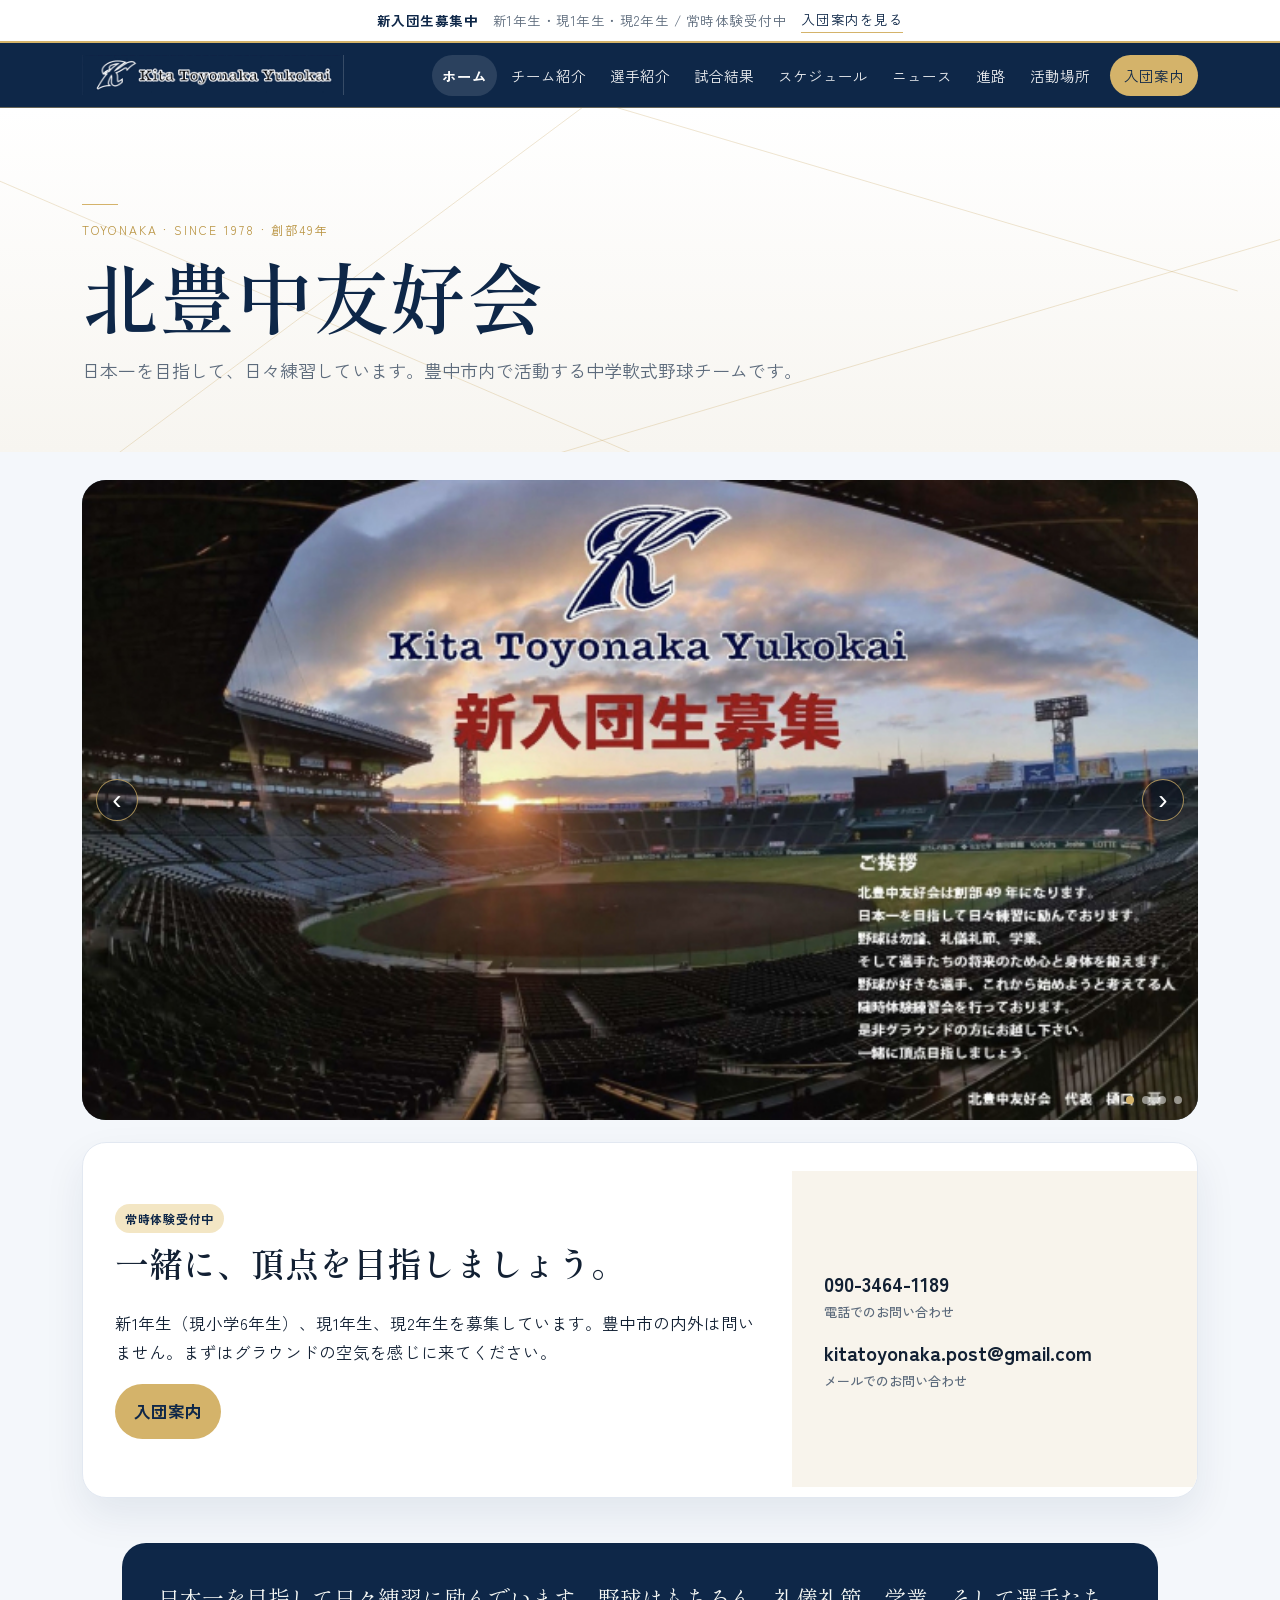
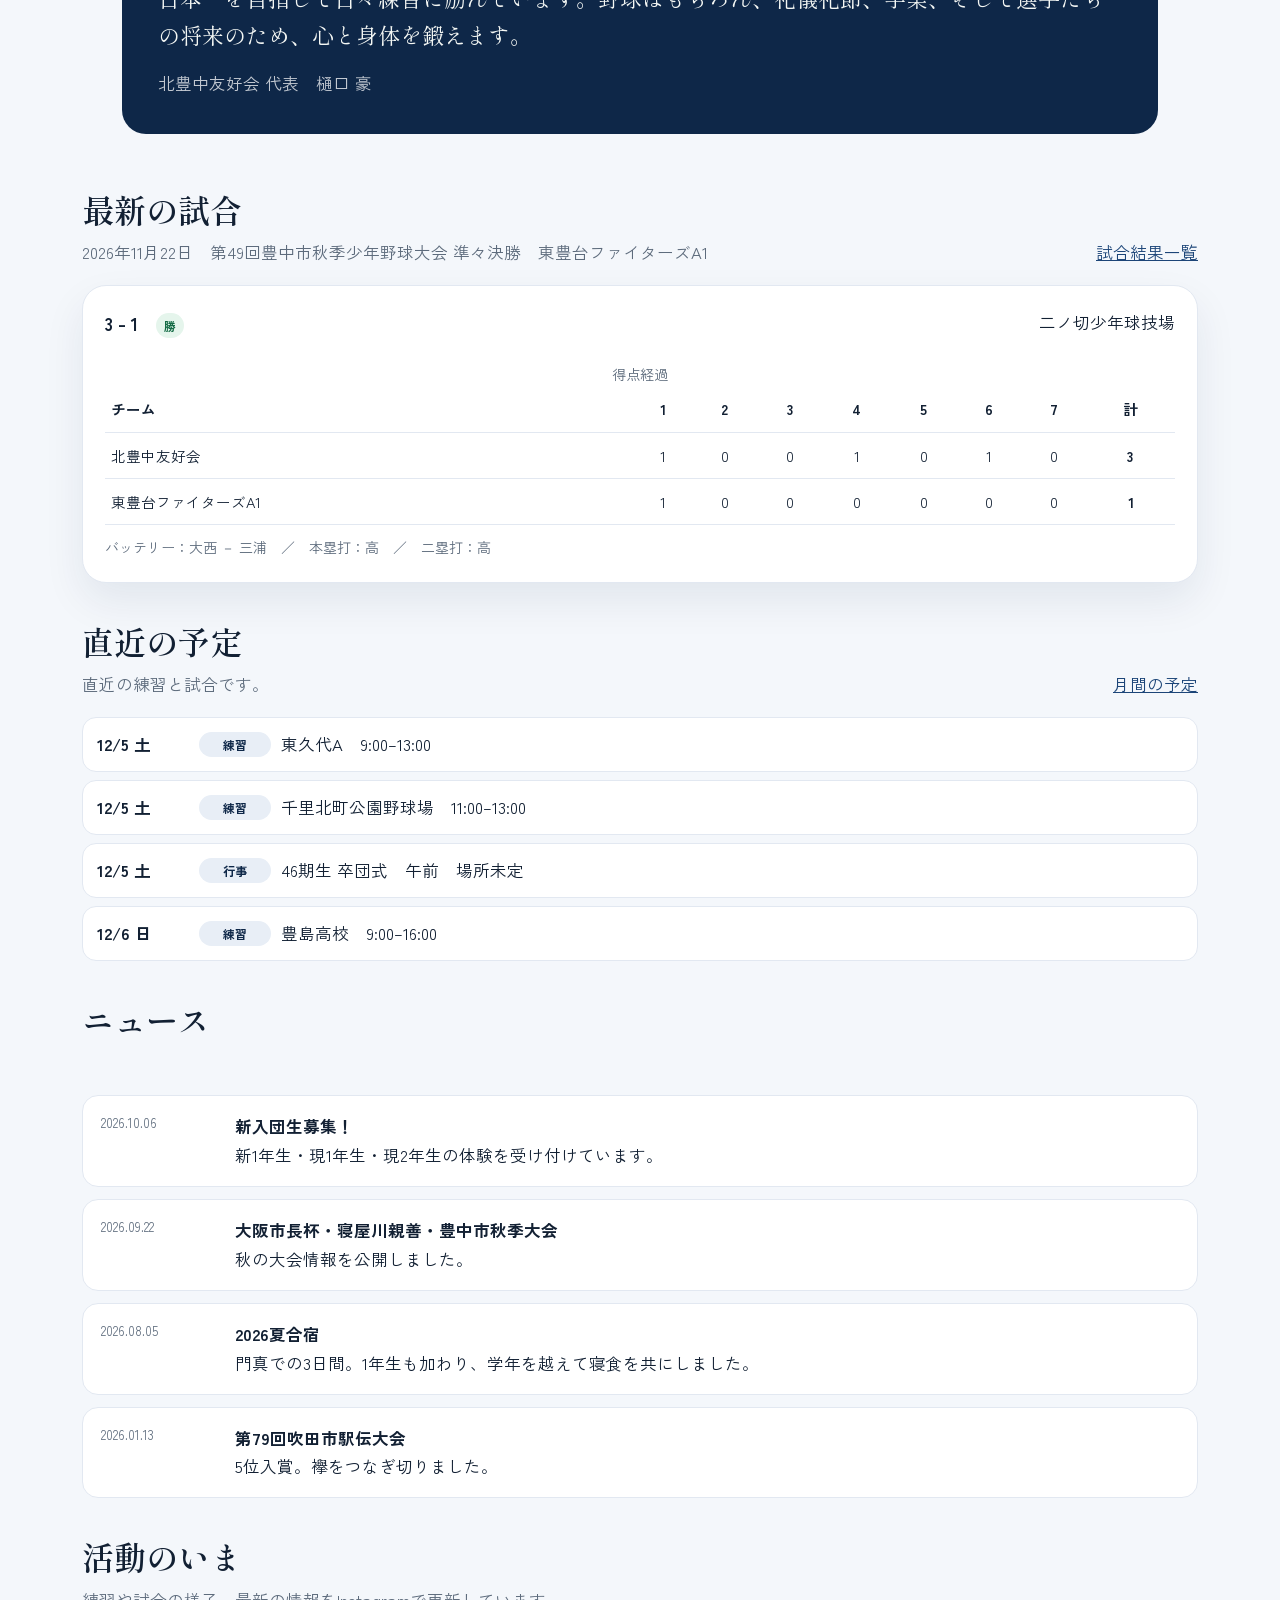
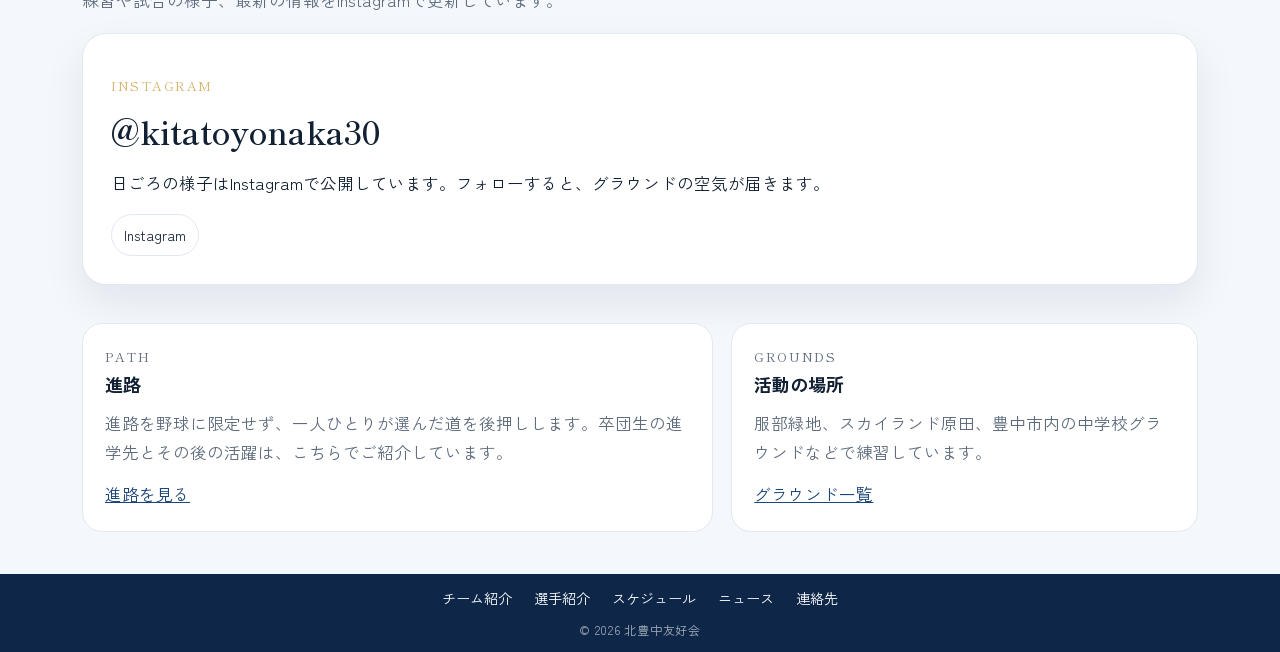
<file: index.html>
<!DOCTYPE html>
<html lang="ja">
<head>
  <meta charset="utf-8">
  <meta name="viewport" content="width=device-width, initial-scale=1">
  <title>北豊中友好会 | 豊中市の中学軟式野球</title>
  <meta name="description" content="1978年設立、豊中市で活動する中学軟式野球チーム、北豊中友好会の公式ホームページ。新入団生を常時募集しています。">
  <link rel="icon" href="favicon.png" type="image/png">
  <link rel="preconnect" href="https://fonts.googleapis.com">
  <link rel="preconnect" href="https://fonts.gstatic.com" crossorigin>
  <link href="https://fonts.googleapis.com/css2?family=Shippori+Mincho:wght@500;600;700&family=Zen+Kaku+Gothic+New:wght@400;500;700&display=swap" rel="stylesheet">
  <link rel="stylesheet" href="css/styles.css">
</head>
<body>
  <a class="skip" href="#main">本文へ</a>
  <header class="site-header">
    <div class="recruit-bar">
      <strong>新入団生募集中</strong>
      <span>新1年生・現1年生・現2年生 / 常時体験受付中</span>
      <a href="join.html">入団案内を見る</a>
    </div>
    <div class="header-row">
      <a class="brand" href="index.html"><img class="brand-logo" src="images/logo-wordmark.png" alt="北豊中友好会 Kita Toyonaka Yukokai"></a>
      <button class="nav-toggle" type="button" data-nav-toggle aria-expanded="false" aria-controls="site-nav">メニュー</button>
      <nav class="nav" id="site-nav" data-nav aria-label="メイン">
        <a href="index.html" aria-current="page">ホーム</a>
        <a href="about.html">チーム紹介</a>
        <a href="roster.html">選手紹介</a>
        <a href="results.html">試合結果</a>
        <a href="schedule.html">スケジュール</a>
        <a href="news.html">ニュース</a>
        <a href="pathways.html">進路</a>
        <a href="grounds.html">活動場所</a>
        <a class="nav-cta" href="join.html">入団案内</a>
      </nav>
    </div>
  </header>

  <main id="main">
    <section class="hero hero-home">
      <svg class="field-lines" viewBox="0 0 1200 480" preserveAspectRatio="xMinYMid slice" aria-hidden="true">
        <line x1="20" y1="470" x2="640" y2="8" />
        <line x1="1160" y1="250" x2="280" y2="-10" />
        <line x1="160" y1="510" x2="1240" y2="190" />
        <line x1="820" y1="500" x2="-40" y2="130" />
      </svg>
      <div class="hero-inner">
        <div>
          <p class="eyebrow">Toyonaka · Since 1978 · 創部49年</p>
          <h1>北豊中友好会</h1>
          <p class="lede">日本一を目指して、日々練習しています。豊中市内で活動する中学軟式野球チームです。</p>
        </div>
      </div>
    </section>

    <div class="wrap">
      <section class="slideshow home-photo" data-slideshow aria-roledescription="カルーセル" aria-label="チームの写真">
        <div class="slideshow-track">
          <figure class="shot slide is-active">
            <img src="images/pic1.jpg" alt="新入団生募集のポスター">
          </figure>
          <figure class="shot slide">
            <img src="images/pic4.jpg" alt="並んだ白いヘルメットとバッグ">
          </figure>
          <figure class="shot slide">
            <img src="images/pic5.jpg" alt="ヘッドスライディングする選手">
          </figure>
          <figure class="shot slide">
            <img src="images/pic6.jpg" alt="グラウンドに並んだグローブとヘルメット">
          </figure>
        </div>
        <button class="slide-btn slide-prev" type="button" aria-label="前の写真"><span aria-hidden="true">‹</span></button>
        <button class="slide-btn slide-next" type="button" aria-label="次の写真"><span aria-hidden="true">›</span></button>
        <div class="slide-dots"></div>
      </section>
      <section class="recruit-panel panel" aria-labelledby="recruit-title">
        <div class="recruit-copy">
          <span class="badge">常時体験受付中</span>
          <h2 id="recruit-title">一緒に、頂点を目指しましょう。</h2>
          <p>新1年生（現小学6年生）、現1年生、現2年生を募集しています。豊中市の内外は問いません。まずはグラウンドの空気を感じに来てください。</p>
          <p><a class="btn btn-clay" href="join.html">入団案内</a></p>
        </div>
        <div class="contact-side">
          <a class="big" href="tel:090-3464-1189">090-3464-1189<span>電話でのお問い合わせ</span></a>
          <a class="big" href="mailto:kitatoyonaka.post@gmail.com">kitatoyonaka.post@gmail.com<span>メールでのお問い合わせ</span></a>
        </div>
      </section>

      <section>
        <blockquote class="quote">
          <p>日本一を目指して日々練習に励んでいます。野球はもちろん、礼儀礼節、学業、そして選手たちの将来のため、心と身体を鍛えます。</p>
          <footer>北豊中友好会 代表　樋口 豪</footer>
        </blockquote>
      </section>

      <section>
        <div class="section-head">
          <div>
            <h2>最新の試合</h2>
            <p>2026年11月22日　第49回豊中市秋季少年野球大会 準々決勝　東豊台ファイターズA1</p>
          </div>
          <a href="results.html">試合結果一覧</a>
        </div>
        <div class="panel scoreboard">
          <div class="score-meta">
            <strong>3 - 1　<span class="tag tag-win">勝</span></strong>
            <span>二ノ切少年球技場</span>
          </div>
          <table>
            <caption class="note">得点経過</caption>
            <thead>
              <tr><th>チーム</th><th>1</th><th>2</th><th>3</th><th>4</th><th>5</th><th>6</th><th>7</th><th>計</th></tr>
            </thead>
            <tbody>
              <tr><td>北豊中友好会</td><td>1</td><td>0</td><td>0</td><td>1</td><td>0</td><td>1</td><td>0</td><td class="total">3</td></tr>
              <tr><td>東豊台ファイターズA1</td><td>1</td><td>0</td><td>0</td><td>0</td><td>0</td><td>0</td><td>0</td><td class="total">1</td></tr>
            </tbody>
          </table>
          <p class="note">バッテリー：大西 － 三浦　／　本塁打：高　／　二塁打：高</p>
        </div>
      </section>

      <section>
        <div class="section-head">
          <div>
            <h2>直近の予定</h2>
            <p>直近の練習と試合です。</p>
          </div>
          <a href="schedule.html">月間の予定</a>
        </div>
        <ul class="schedule home-schedule">
          <li class="day" data-date="2026-11-28"><span class="when">11/28 土</span><span class="tag tag-game">試合</span><span>第13回門真市少年軟式野球親善交流大会 2回戦 vs 東淀川ブラックジャガーズ　門真市民プラザグラウンド　8:30–</span></li>
          <li class="day" data-date="2026-11-28"><span class="when">11/28 土</span><span class="tag tag-practice">練習</span><span>服部緑地B　9:00–17:00</span></li>
          <li class="day" data-date="2026-11-29"><span class="when">11/29 日</span><span class="tag tag-practice">練習</span><span>服部緑地B　9:00–17:00</span></li>
          <li class="day" data-date="2026-12-05"><span class="when">12/5 土</span><span class="tag tag-event">行事</span><span>46期生 卒団式　午前　場所未定</span></li>
          <li class="day" data-date="2026-12-05"><span class="when">12/5 土</span><span class="tag tag-practice">練習</span><span>東久代A　9:00–13:00</span></li>
          <li class="day" data-date="2026-12-05"><span class="when">12/5 土</span><span class="tag tag-practice">練習</span><span>千里北町公園野球場　11:00–13:00</span></li>
          <li class="day" data-date="2026-12-06"><span class="when">12/6 日</span><span class="tag tag-practice">練習</span><span>豊島高校　9:00–16:00</span></li>
        </ul>
      </section>

      <section>
        <div class="section-head">
          <div>
            <h2>ニュース</h2>
            <p>大会案内と、チームのイベント。</p>
          </div>
          <a href="news.html">すべてのニュース</a>
        </div>
        <div class="news-list">
          <a class="news-item" href="news.html#recruit"><time datetime="2026-10-06">2026.10.06</time><span><strong>新入団生募集！</strong>新1年生・現1年生・現2年生の体験を受け付けています。</span></a>
          <a class="news-item" href="news.html#mayor"><time datetime="2026-09-22">2026.09.22</time><span><strong>大阪市長杯・寝屋川親善・豊中市秋季大会</strong>秋の大会情報を公開しました。</span></a>
          <a class="news-item" href="news.html#camp"><time datetime="2026-08-05">2026.08.05</time><span><strong>2026夏合宿</strong>門真での3日間。1年生も加わり、学年を越えて寝食を共にしました。</span></a>
          <a class="news-item" href="news.html#ekiden"><time datetime="2026-01-13">2026.01.13</time><span><strong>第79回吹田市駅伝大会</strong>5位入賞。襷をつなぎ切りました。</span></a>
        </div>
      </section>

      <section>
        <div class="section-head">
          <div>
            <h2>活動のいま</h2>
            <p>練習や試合の様子、最新の情報をInstagramで更新しています。</p>
          </div>
        </div>
        <div class="ig-layout">
          <div class="panel ig-intro">
            <p class="num">INSTAGRAM</p>
            <h3 class="block-title">@kitatoyonaka30</h3>
            <p>日ごろの様子はInstagramで公開しています。フォローすると、グラウンドの空気が届きます。</p>
            <div class="sns-row">
              <a href="https://www.instagram.com/kitatoyonaka30?cplk=a2x0bmE3ZWJ3Z3d0&amp;utm_source=qr" target="_blank" rel="noopener noreferrer">Instagram</a>
            </div>
          </div>
          <div class="ig-mount" data-instagram></div>
        </div>
      </section>

      <section class="grid-2">
        <article class="card">
          <p class="num">PATH</p>
          <h3>進路</h3>
          <p>進路を野球に限定せず、一人ひとりが選んだ道を後押しします。卒団生の進学先とその後の活躍は、こちらでご紹介しています。</p>
          <p style="margin-top:14px"><a href="pathways.html">進路を見る</a></p>
        </article>
        <article class="card">
          <p class="num">GROUNDS</p>
          <h3>活動の場所</h3>
          <p>服部緑地、スカイランド原田、豊中市内の中学校グラウンドなどで練習しています。</p>
          <p style="margin-top:14px"><a href="grounds.html">グラウンド一覧</a></p>
        </article>
      </section>
    </div>
  </main>

  <footer class="site-footer">
  <nav class="wrap footer-nav" aria-label="フッター">
    <a href="about.html">チーム紹介</a>
    <a href="roster.html">選手紹介</a>
    <a href="schedule.html">スケジュール</a>
    <a href="news.html">ニュース</a>
    <a href="contact.html">連絡先</a>
  </nav>
  <p class="copyright">© 2026 北豊中友好会</p>
</footer>
  <script src="js/main.js"></script>
</body>
</html>
</file>
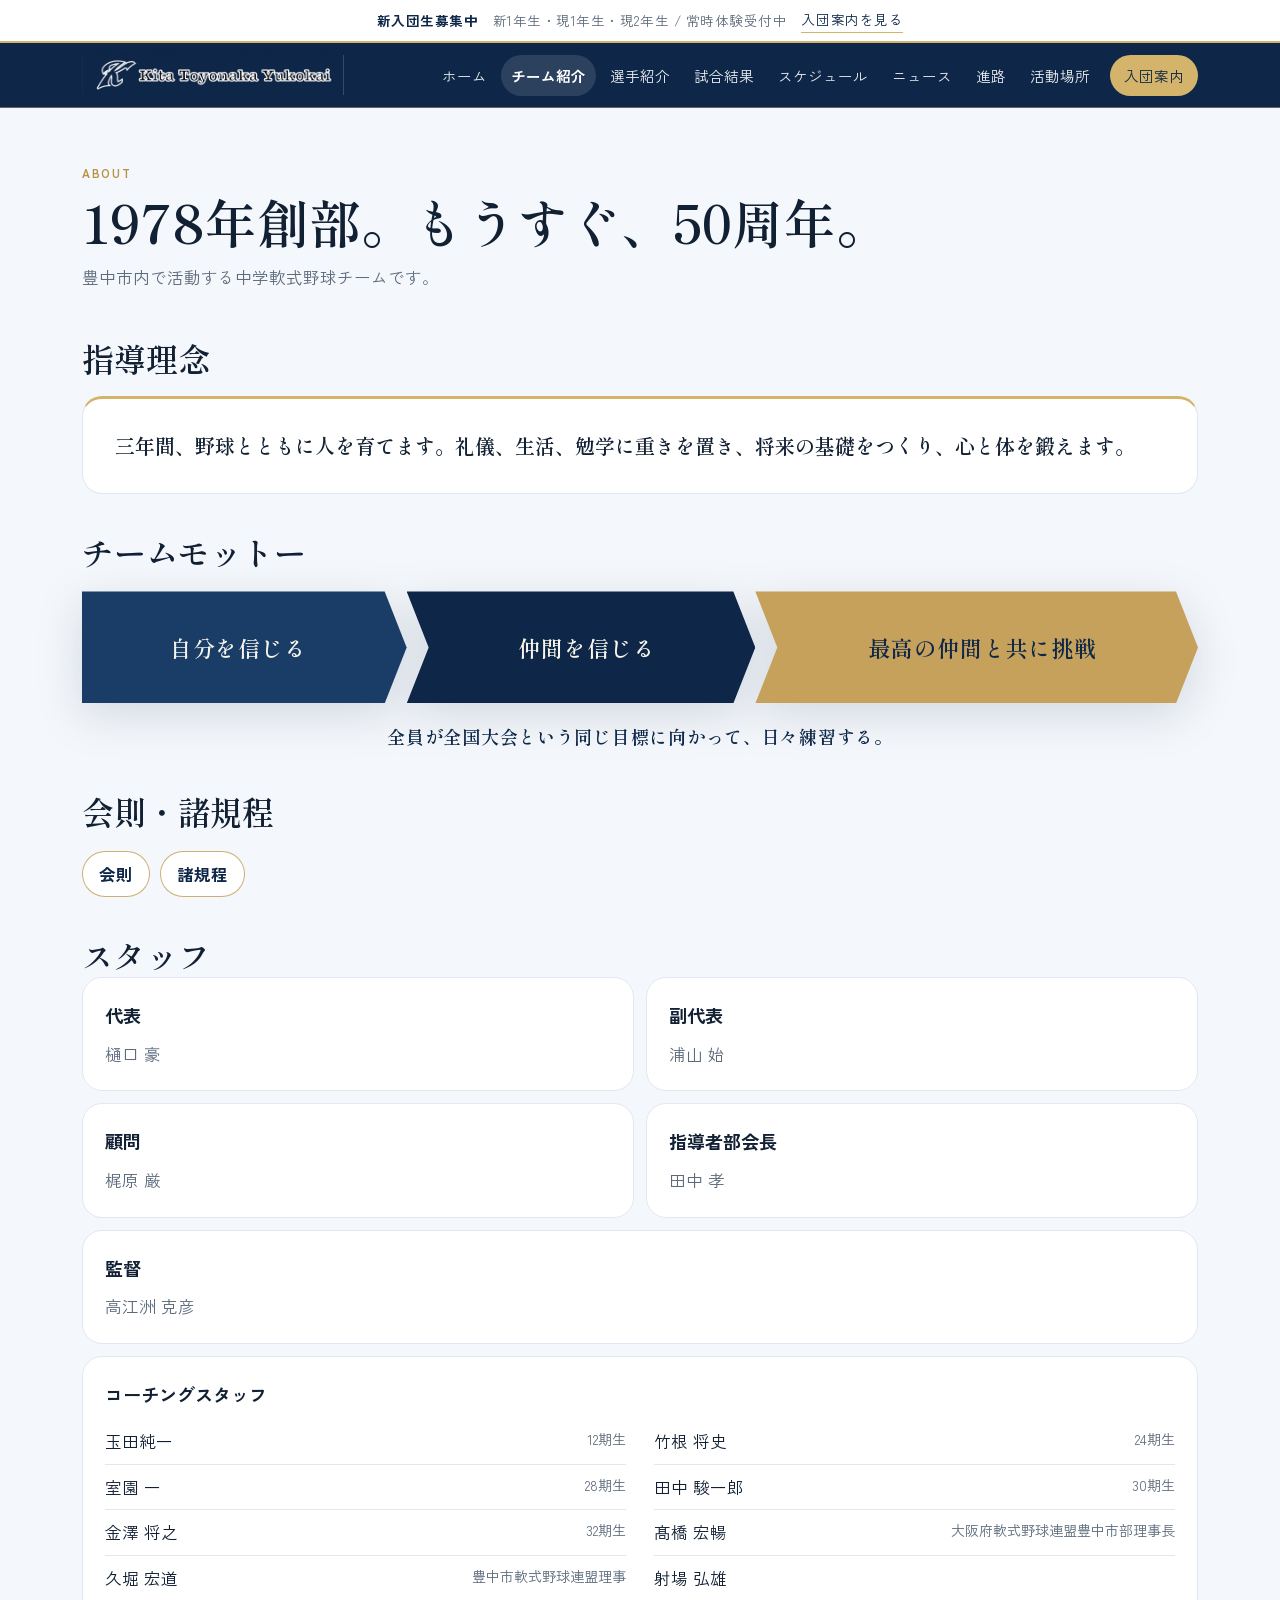
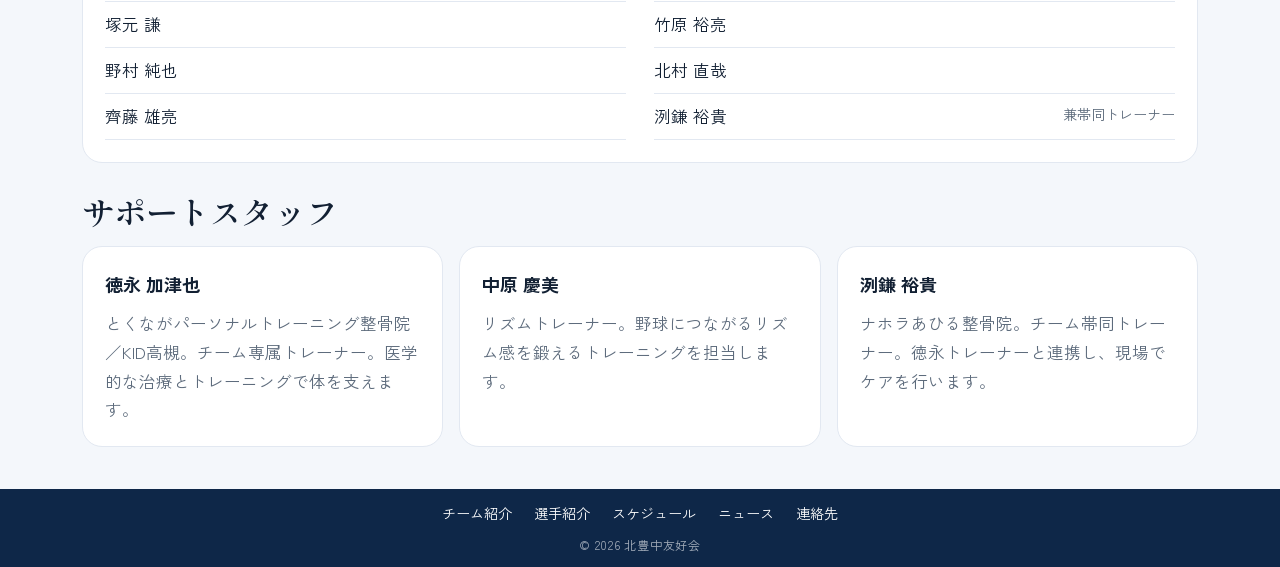
<file: about.html>
<!DOCTYPE html>
<html lang="ja">
<head>
  <meta charset="utf-8">
  <meta name="viewport" content="width=device-width, initial-scale=1">
  <title>チーム紹介 | 北豊中友好会</title>
  <meta name="description" content="1978年創部、もうすぐ50周年を迎える北豊中友好会。指導理念、会則、諸規程、スタッフ紹介。">
  <link rel="icon" href="favicon.png" type="image/png">
  <link rel="preconnect" href="https://fonts.googleapis.com">
  <link rel="preconnect" href="https://fonts.gstatic.com" crossorigin>
  <link href="https://fonts.googleapis.com/css2?family=Shippori+Mincho:wght@500;600;700&family=Zen+Kaku+Gothic+New:wght@400;500;700&display=swap" rel="stylesheet">
  <link rel="stylesheet" href="css/styles.css?v=20261017e">
</head>
<body>
  <a class="skip" href="#main">本文へ</a>
  <header class="site-header">
    <div class="recruit-bar">
      <strong>新入団生募集中</strong>
      <span>新1年生・現1年生・現2年生 / 常時体験受付中</span>
      <a href="join.html">入団案内を見る</a>
    </div>
    <div class="header-row">
      <a class="brand" href="index.html"><img class="brand-logo" src="images/logo-wordmark.png" alt="北豊中友好会 Kita Toyonaka Yukokai"></a>
      <button class="nav-toggle" type="button" data-nav-toggle aria-expanded="false" aria-controls="site-nav">メニュー</button>
      <nav class="nav" id="site-nav" data-nav aria-label="メイン">
        <a href="index.html">ホーム</a>
        <a href="about.html" aria-current="page">チーム紹介</a>
        <a href="roster.html">選手紹介</a>
        <a href="results.html">試合結果</a>
        <a href="schedule.html">スケジュール</a>
        <a href="news.html">ニュース</a>
        <a href="pathways.html">進路</a>
        <a href="grounds.html">活動場所</a>
        <a class="nav-cta" href="join.html">入団案内</a>
      </nav>
    </div>
  </header>
  <main id="main">
    <div class="wrap">
      <header class="page-hero">
        <p class="kicker">ABOUT</p>
        <h1>1978年創部。もうすぐ、50周年。</h1>
        <p class="intro">豊中市内で活動する中学軟式野球チームです。</p>
      </header>

      <section>
        <h2 class="block-title">指導理念</h2>
        <div class="card creed-box">
          <p>三年間、野球とともに人を育てます。礼儀、生活、勉学に重きを置き、将来の基礎をつくり、心と体を鍛えます。</p>
        </div>
      </section>

      <section>
        <h2 class="block-title">チームモットー</h2>
        <ol class="motto">
          <li>自分を信じる</li>
          <li>仲間を信じる</li>
          <li>最高の仲間と共に挑戦</li>
        </ol>
        <p class="motto-line">全員が全国大会という同じ目標に向かって、日々練習する。</p>
      </section>

      <section>
        <h2 class="block-title">会則・諸規程</h2>
        <div class="doc-links">
          <a href="docs/kaisoku.pdf" target="_blank" rel="noopener noreferrer">会則</a>
          <a href="docs/shokitei.pdf" target="_blank" rel="noopener noreferrer">諸規程</a>
        </div>
      </section>

      <section>
        <h2 class="block-title">スタッフ</h2>
        <div class="staff">
          <article class="card"><h3>代表</h3><p>樋口 豪</p></article>
          <article class="card"><h3>副代表</h3><p>浦山 始</p></article>
          <article class="card"><h3>顧問</h3><p>梶原 厳</p></article>
          <article class="card"><h3>指導者部会長</h3><p>田中 孝</p></article>
          <article class="card staff-wide"><h3>監督</h3><p>高江洲 克彦</p></article>
          <article class="card staff-wide">
            <h3>コーチングスタッフ</h3>
            <ul class="staff-list">
              <li>玉田純一<span>12期生</span></li>
              <li>竹根 将史<span>24期生</span></li>
              <li>室園 一<span>28期生</span></li>
              <li>田中 駿一郎<span>30期生</span></li>
              <li>金澤 将之<span>32期生</span></li>
              <li>髙橋 宏暢<span>大阪府軟式野球連盟豊中市部理事長</span></li>
              <li>久堀 宏道<span>豊中市軟式野球連盟理事</span></li>
              <li>射場 弘雄</li>
              <li>塚元 謙</li>
              <li>竹原 裕亮</li>
              <li>野村 純也</li>
              <li>北村 直哉</li>
              <li>齊藤 雄亮</li>
              <li>洌鎌 裕貴<span>兼帯同トレーナー</span></li>
            </ul>
          </article>
        </div>
        <h3 class="block-title staff-sub">サポートスタッフ</h3>
        <div class="grid-3">
          <article class="card">
            <h3>徳永 加津也</h3>
            <p>とくながパーソナルトレーニング整骨院／KID高槻。チーム専属トレーナー。医学的な治療とトレーニングで体を支えます。</p>
          </article>
          <article class="card">
            <h3>中原 慶美</h3>
            <p>リズムトレーナー。野球につながるリズム感を鍛えるトレーニングを担当します。</p>
          </article>
          <article class="card">
            <h3>洌鎌 裕貴</h3>
            <p>ナホラあひる整骨院。チーム帯同トレーナー。徳永トレーナーと連携し、現場でケアを行います。</p>
          </article>
        </div>
      </section>
    </div>
  </main>
  <footer class="site-footer">
  <nav class="wrap footer-nav" aria-label="フッター">
    <a href="about.html">チーム紹介</a>
    <a href="roster.html">選手紹介</a>
    <a href="schedule.html">スケジュール</a>
    <a href="news.html">ニュース</a>
    <a href="contact.html">連絡先</a>
  </nav>
  <p class="copyright">© 2026 北豊中友好会</p>
</footer>
  <script src="js/main.js"></script>
</body>
</html>
</file>
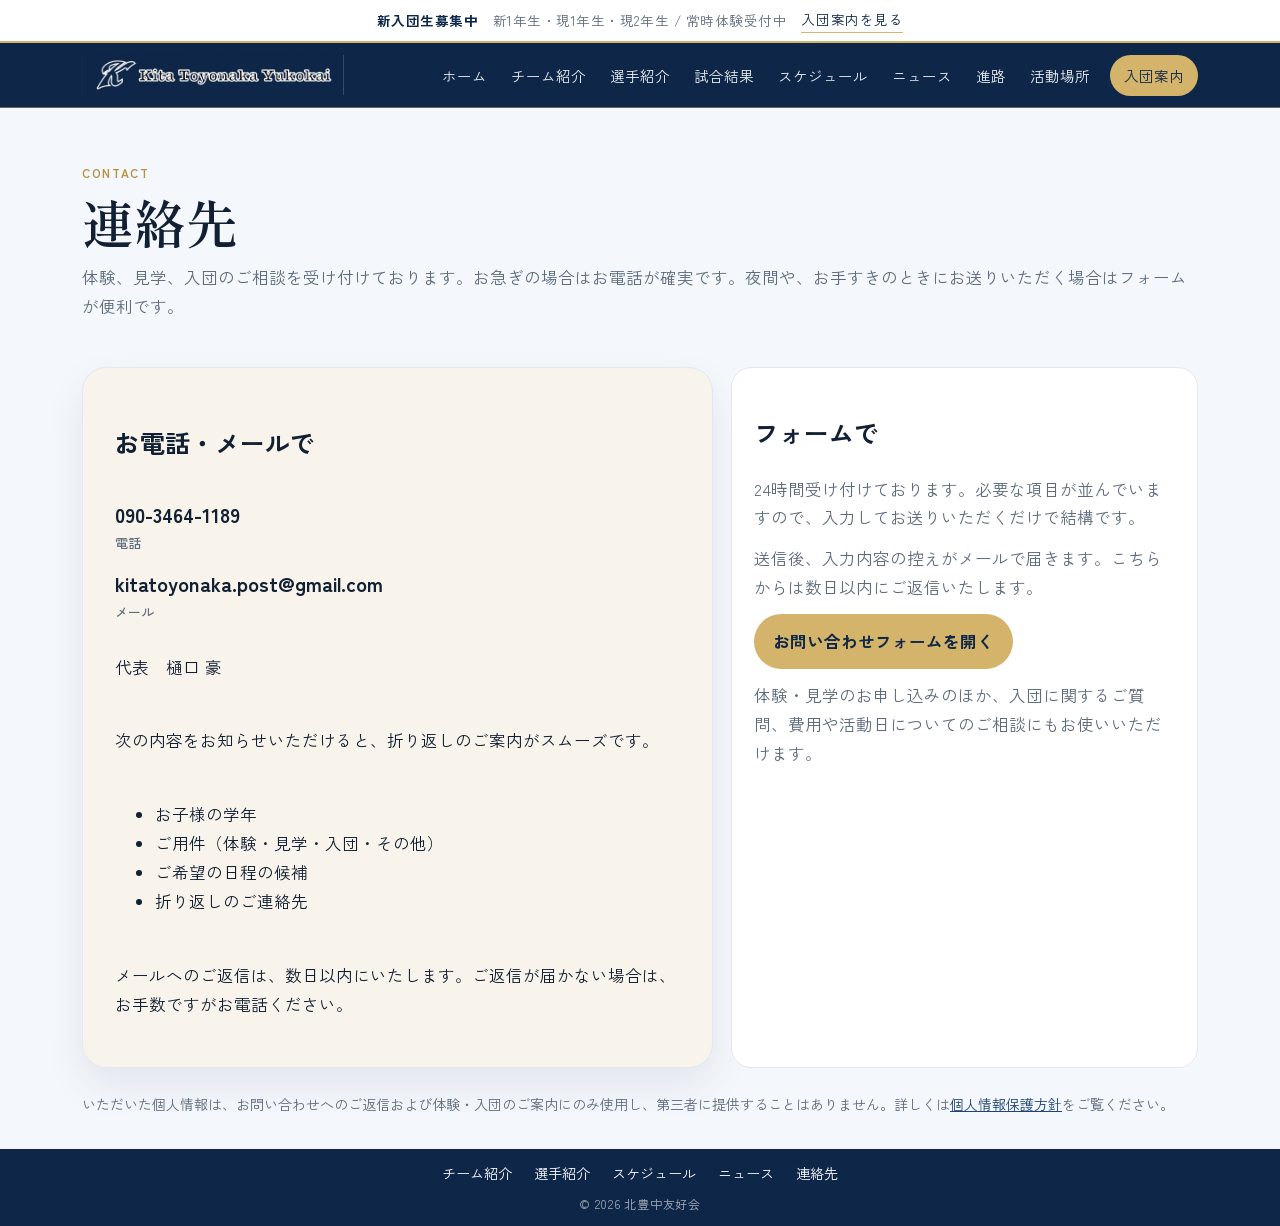
<file: contact.html>
<!DOCTYPE html>
<html lang="ja">
<head>
  <meta charset="utf-8">
  <meta name="viewport" content="width=device-width, initial-scale=1">
  <title>連絡先 | 北豊中友好会</title>
  <meta name="description" content="北豊中友好会へのお問い合わせ。電話・メール・フォームで体験と入団のご相談を受け付けています。">
  <link rel="icon" href="favicon.png" type="image/png">
  <link rel="preconnect" href="https://fonts.googleapis.com">
  <link rel="preconnect" href="https://fonts.gstatic.com" crossorigin>
  <link href="https://fonts.googleapis.com/css2?family=Shippori+Mincho:wght@500;600;700&family=Zen+Kaku+Gothic+New:wght@400;500;700&display=swap" rel="stylesheet">
  <link rel="stylesheet" href="css/styles.css">
</head>
<body>
  <a class="skip" href="#main">本文へ</a>
  <header class="site-header">
    <div class="recruit-bar"><strong>新入団生募集中</strong><span>新1年生・現1年生・現2年生 / 常時体験受付中</span><a href="join.html">入団案内を見る</a></div>
    <div class="header-row">
      <a class="brand" href="index.html"><img class="brand-logo" src="images/logo-wordmark.png" alt="北豊中友好会 Kita Toyonaka Yukokai"></a>
      <button class="nav-toggle" type="button" data-nav-toggle aria-expanded="false" aria-controls="site-nav">メニュー</button>
      <nav class="nav" id="site-nav" data-nav aria-label="メイン">
        <a href="index.html">ホーム</a><a href="about.html">チーム紹介</a><a href="roster.html">選手紹介</a><a href="results.html">試合結果</a><a href="schedule.html">スケジュール</a><a href="news.html">ニュース</a><a href="pathways.html">進路</a><a href="grounds.html">活動場所</a><a class="nav-cta" href="join.html">入団案内</a>
      </nav>
    </div>
  </header>
  <main id="main">
    <div class="wrap">
      <header class="page-hero">
        <p class="kicker">CONTACT</p>
        <h1>連絡先</h1>
        <p class="intro">体験、見学、入団のご相談を受け付けております。お急ぎの場合はお電話が確実です。夜間や、お手すきのときにお送りいただく場合はフォームが便利です。</p>
      </header>
      <section class="grid-2">

        <div class="contact-side panel" style="border-radius:24px">
          <h2>お電話・メールで</h2>
          <a class="big" href="tel:090-3464-1189">090-3464-1189<span>電話</span></a>
          <a class="big" href="mailto:kitatoyonaka.post@gmail.com?subject=%E4%BD%93%E9%A8%93%E3%83%BB%E5%85%A5%E5%9B%A3%E3%81%AE%E3%81%8A%E5%95%8F%E3%81%84%E5%90%88%E3%82%8F%E3%81%9B">kitatoyonaka.post@gmail.com<span>メール</span></a>
          <p>代表　樋口 豪</p>
          <p>次の内容をお知らせいただけると、折り返しのご案内がスムーズです。</p>
          <ul>
            <li>お子様の学年</li>
            <li>ご用件（体験・見学・入団・その他）</li>
            <li>ご希望の日程の候補</li>
            <li>折り返しのご連絡先</li>
          </ul>
          <p>メールへのご返信は、数日以内にいたします。ご返信が届かない場合は、お手数ですがお電話ください。</p>
        </div>

        <div class="card">
          <h2>フォームで</h2>
          <p>24時間受け付けております。必要な項目が並んでいますので、入力してお送りいただくだけで結構です。</p>
          <p>送信後、入力内容の控えがメールで届きます。こちらからは数日以内にご返信いたします。</p>
          <p><a class="btn btn-clay" href="https://forms.gle/1S9kkAoU5jgW55dp9" target="_blank" rel="noopener">お問い合わせフォームを開く</a></p>
          <p>体験・見学のお申し込みのほか、入団に関するご質問、費用や活動日についてのご相談にもお使いいただけます。</p>
        </div>

      </section>
      <p class="form-note">いただいた個人情報は、お問い合わせへのご返信および体験・入団のご案内にのみ使用し、第三者に提供することはありません。詳しくは<a href="privacy.html">個人情報保護方針</a>をご覧ください。</p>
    </div>
  </main>
  <footer class="site-footer">
  <nav class="wrap footer-nav" aria-label="フッター">
    <a href="about.html">チーム紹介</a>
    <a href="roster.html">選手紹介</a>
    <a href="schedule.html">スケジュール</a>
    <a href="news.html">ニュース</a>
    <a href="contact.html">連絡先</a>
  </nav>
  <p class="copyright">© 2026 北豊中友好会</p>
</footer>
  <script src="js/main.js"></script>
</body>
</html>
</file>
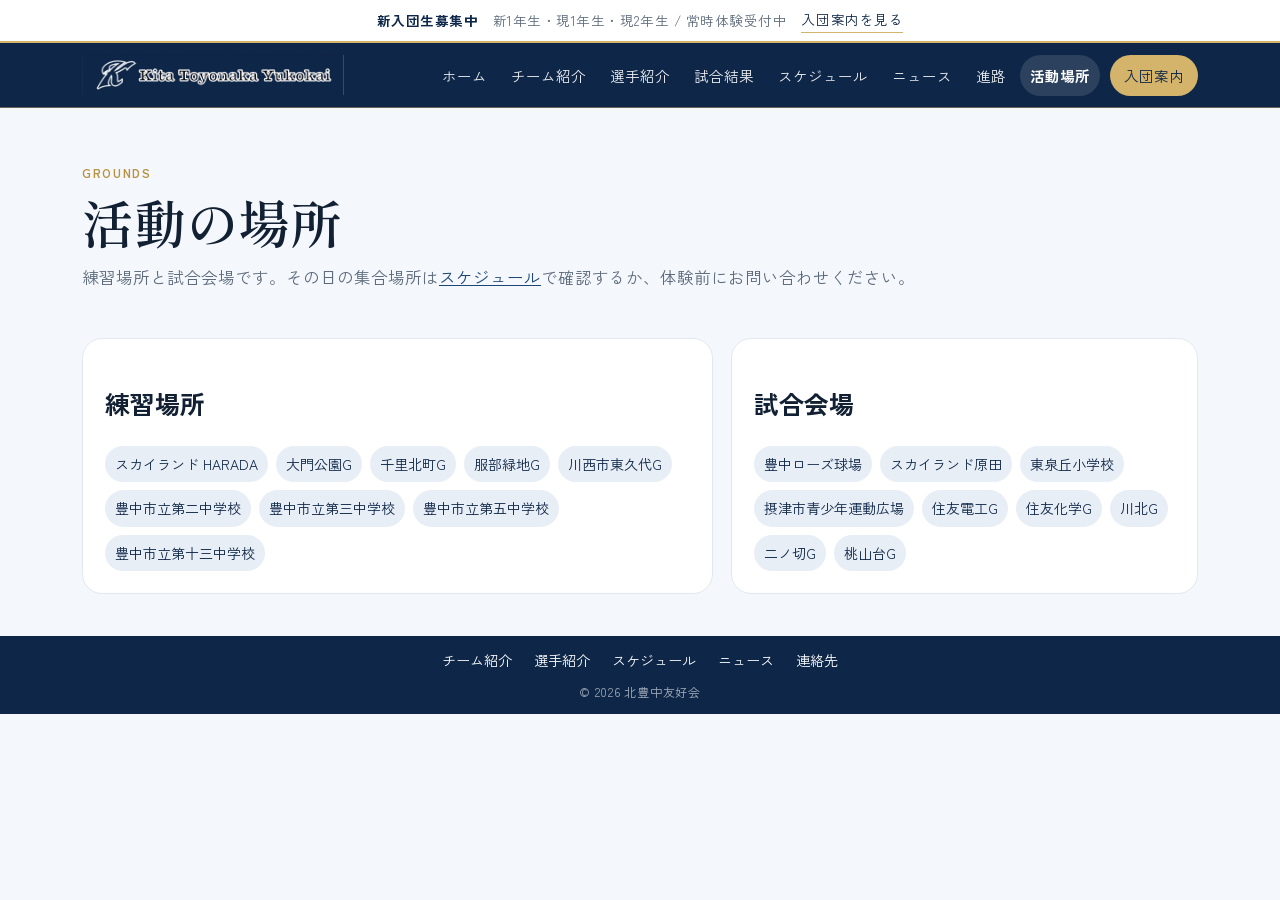
<file: grounds.html>
<!DOCTYPE html>
<html lang="ja">
<head>
  <meta charset="utf-8">
  <meta name="viewport" content="width=device-width, initial-scale=1">
  <title>グラウンド | 北豊中友好会</title>
  <meta name="description" content="北豊中友好会の練習場所と試合会場。">
  <link rel="icon" href="favicon.png" type="image/png">
  <link rel="preconnect" href="https://fonts.googleapis.com">
  <link rel="preconnect" href="https://fonts.gstatic.com" crossorigin>
  <link href="https://fonts.googleapis.com/css2?family=Shippori+Mincho:wght@500;600;700&family=Zen+Kaku+Gothic+New:wght@400;500;700&display=swap" rel="stylesheet">
  <link rel="stylesheet" href="css/styles.css">
</head>
<body>
  <a class="skip" href="#main">本文へ</a>
  <header class="site-header">
    <div class="recruit-bar"><strong>新入団生募集中</strong><span>新1年生・現1年生・現2年生 / 常時体験受付中</span><a href="join.html">入団案内を見る</a></div>
    <div class="header-row">
      <a class="brand" href="index.html"><img class="brand-logo" src="images/logo-wordmark.png" alt="北豊中友好会 Kita Toyonaka Yukokai"></a>
      <button class="nav-toggle" type="button" data-nav-toggle aria-expanded="false" aria-controls="site-nav">メニュー</button>
      <nav class="nav" id="site-nav" data-nav aria-label="メイン">
        <a href="index.html">ホーム</a><a href="about.html">チーム紹介</a><a href="roster.html">選手紹介</a><a href="results.html">試合結果</a><a href="schedule.html">スケジュール</a><a href="news.html">ニュース</a><a href="pathways.html">進路</a><a href="grounds.html" aria-current="page">活動場所</a><a class="nav-cta" href="join.html">入団案内</a>
      </nav>
    </div>
  </header>
  <main id="main">
    <div class="wrap">
      <header class="page-hero">
        <p class="kicker">GROUNDS</p>
        <h1>活動の場所</h1>
        <p class="intro">練習場所と試合会場です。その日の集合場所は<a href="schedule.html">スケジュール</a>で確認するか、体験前にお問い合わせください。</p>
      </header>
      <section class="grid-2">
        <article class="card">
          <h2>練習場所</h2>
          <div class="chips">
            <span class="chip">スカイランド HARADA</span>
            <span class="chip">大門公園G</span>
            <span class="chip">千里北町G</span>
            <span class="chip">服部緑地G</span>
            <span class="chip">川西市東久代G</span>
            <span class="chip">豊中市立第二中学校</span>
            <span class="chip">豊中市立第三中学校</span>
            <span class="chip">豊中市立第五中学校</span>
            <span class="chip">豊中市立第十三中学校</span>
          </div>
        </article>
        <article class="card">
          <h2>試合会場</h2>
          <div class="chips">
            <span class="chip">豊中ローズ球場</span>
            <span class="chip">スカイランド原田</span>
            <span class="chip">東泉丘小学校</span>
            <span class="chip">摂津市青少年運動広場</span>
            <span class="chip">住友電工G</span>
            <span class="chip">住友化学G</span>
            <span class="chip">川北G</span>
            <span class="chip">二ノ切G</span>
            <span class="chip">桃山台G</span>
          </div>
        </article>
      </section>
    </div>
  </main>
  <footer class="site-footer">
  <nav class="wrap footer-nav" aria-label="フッター">
    <a href="about.html">チーム紹介</a>
    <a href="roster.html">選手紹介</a>
    <a href="schedule.html">スケジュール</a>
    <a href="news.html">ニュース</a>
    <a href="contact.html">連絡先</a>
  </nav>
  <p class="copyright">© 2026 北豊中友好会</p>
</footer>
  <script src="js/main.js"></script>
</body>
</html>
</file>
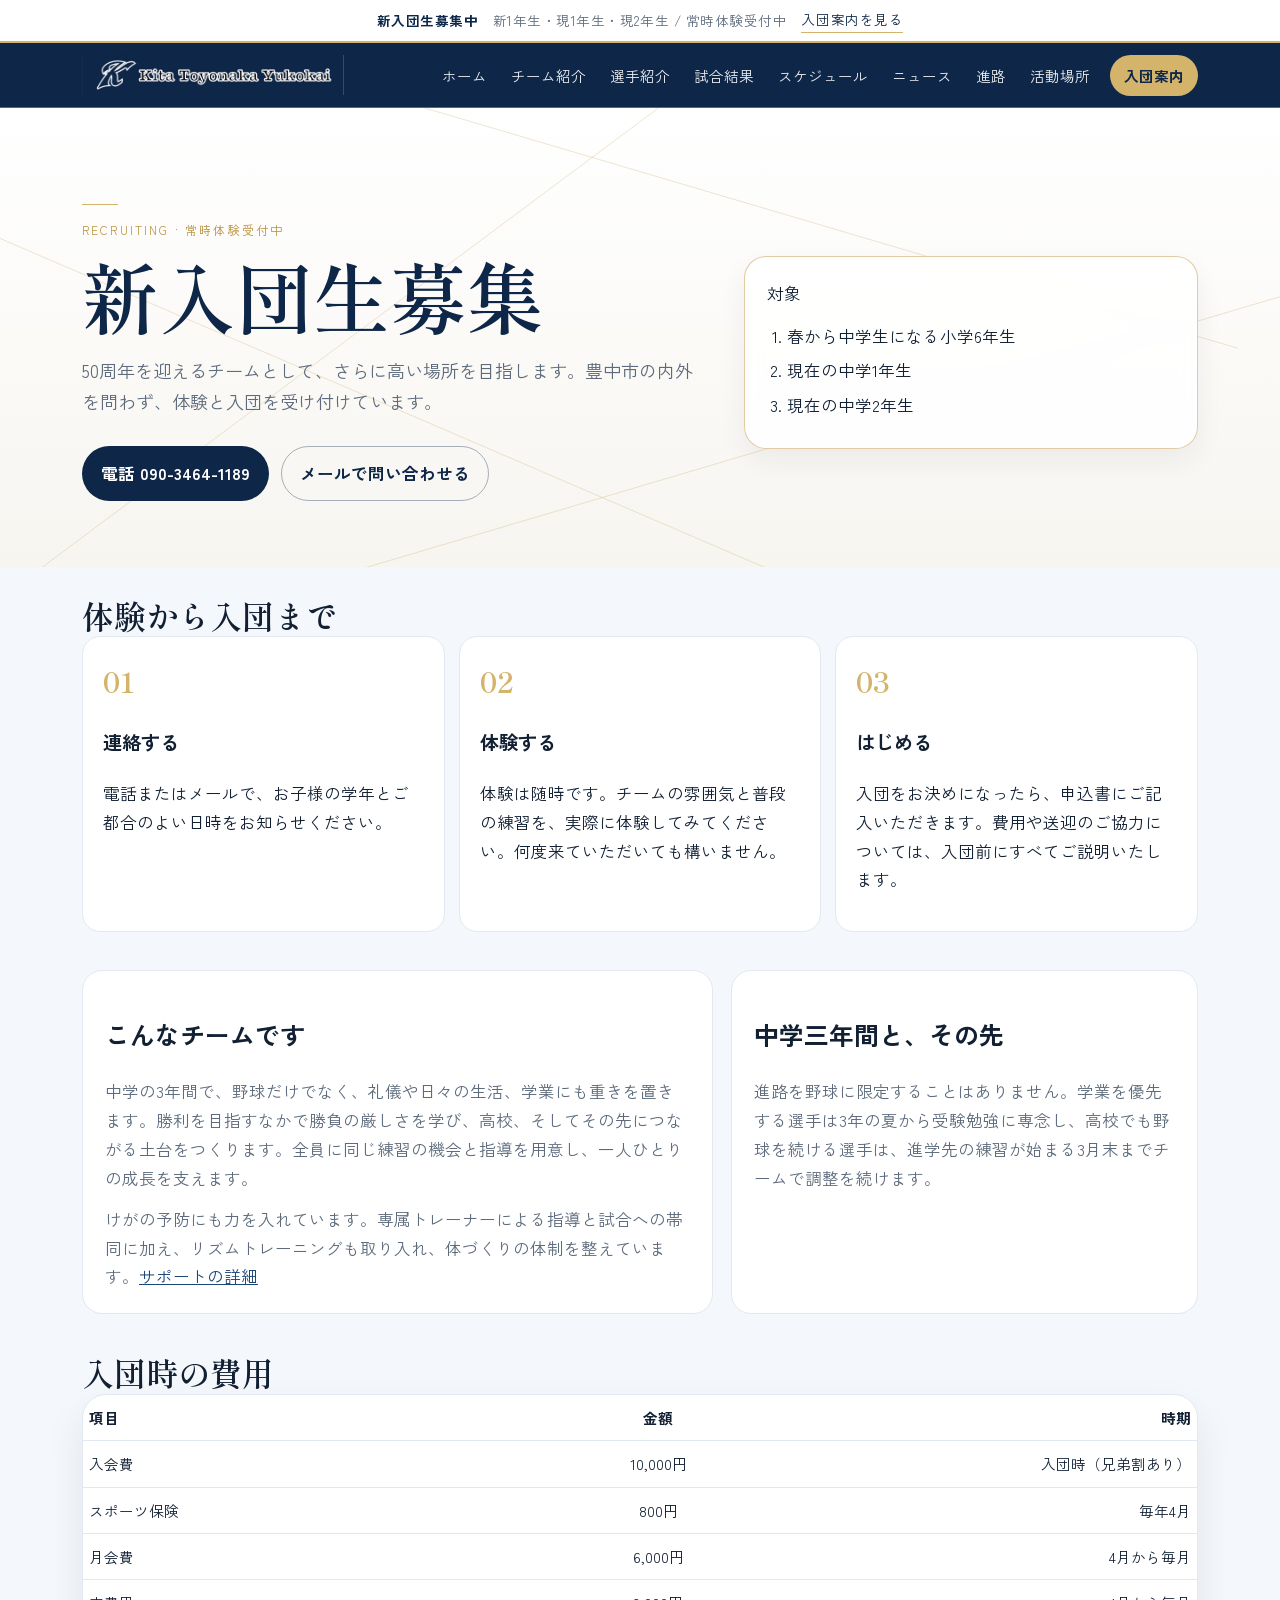
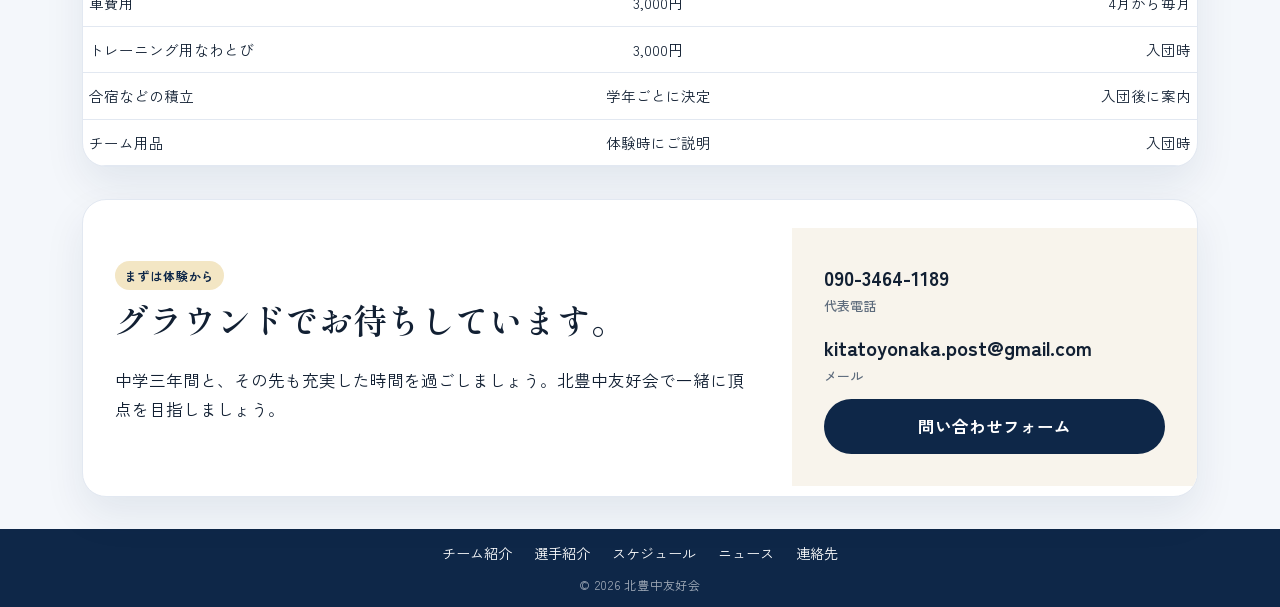
<file: join.html>
<!DOCTYPE html>
<html lang="ja">
<head>
  <meta charset="utf-8">
  <meta name="viewport" content="width=device-width, initial-scale=1">
  <title>入団案内 | 北豊中友好会</title>
  <meta name="description" content="北豊中友好会の新入団選手募集。体験は随時受付。費用、道具、父母会の案内。">
  <link rel="icon" href="favicon.png" type="image/png">
  <link rel="preconnect" href="https://fonts.googleapis.com">
  <link rel="preconnect" href="https://fonts.gstatic.com" crossorigin>
  <link href="https://fonts.googleapis.com/css2?family=Shippori+Mincho:wght@500;600;700&family=Zen+Kaku+Gothic+New:wght@400;500;700&display=swap" rel="stylesheet">
  <link rel="stylesheet" href="css/styles.css">
</head>
<body>
  <a class="skip" href="#main">本文へ</a>
  <header class="site-header">
    <div class="recruit-bar"><strong>新入団生募集中</strong><span>新1年生・現1年生・現2年生 / 常時体験受付中</span><a href="join.html">入団案内を見る</a></div>
    <div class="header-row">
      <a class="brand" href="index.html"><img class="brand-logo" src="images/logo-wordmark.png" alt="北豊中友好会 Kita Toyonaka Yukokai"></a>
      <button class="nav-toggle" type="button" data-nav-toggle aria-expanded="false" aria-controls="site-nav">メニュー</button>
      <nav class="nav" id="site-nav" data-nav aria-label="メイン">
        <a href="index.html">ホーム</a><a href="about.html">チーム紹介</a><a href="roster.html">選手紹介</a><a href="results.html">試合結果</a><a href="schedule.html">スケジュール</a><a href="news.html">ニュース</a><a href="pathways.html">進路</a><a href="grounds.html">活動場所</a><a class="nav-cta" href="join.html" aria-current="page">入団案内</a>
      </nav>
    </div>
  </header>
  <main id="main">
    <section class="hero hero-home hero-split">
      <svg class="field-lines" viewBox="0 0 1200 480" preserveAspectRatio="xMinYMid slice" aria-hidden="true">
        <line x1="20" y1="470" x2="640" y2="8" />
        <line x1="1160" y1="250" x2="280" y2="-10" />
        <line x1="160" y1="510" x2="1240" y2="190" />
        <line x1="820" y1="500" x2="-40" y2="130" />
      </svg>
      <div class="hero-inner">
        <div>
          <p class="eyebrow">Recruiting · 常時体験受付中</p>
          <h1>新入団生募集</h1>
          <p class="lede">50周年を迎えるチームとして、さらに高い場所を目指します。豊中市の内外を問わず、体験と入団を受け付けています。</p>
          <div class="actions">
            <a class="btn btn-solid" href="tel:090-3464-1189">電話 090-3464-1189</a>
            <a class="btn btn-line" href="contact.html">メールで問い合わせる</a>
          </div>
        </div>
        <aside class="hero-card">
          <p>対象</p>
          <ol>
            <li>春から中学生になる小学6年生</li>
            <li>現在の中学1年生</li>
            <li>現在の中学2年生</li>
          </ol>
        </aside>
      </div>
    </section>

    <div class="wrap">
      <section>
        <h2 class="block-title">体験から入団まで</h2>
        <div class="steps">
          <article class="step"><b>01</b><h3>連絡する</h3><p>電話またはメールで、お子様の学年とご都合のよい日時をお知らせください。</p></article>
          <article class="step"><b>02</b><h3>体験する</h3><p>体験は随時です。チームの雰囲気と普段の練習を、実際に体験してみてください。何度来ていただいても構いません。</p></article>
          <article class="step"><b>03</b><h3>はじめる</h3><p>入団をお決めになったら、申込書にご記入いただきます。費用や送迎のご協力については、入団前にすべてご説明いたします。</p></article>
        </div>
      </section>

      <section class="grid-2">
        <article class="card">
          <h2>こんなチームです</h2>
          <p>中学の3年間で、野球だけでなく、礼儀や日々の生活、学業にも重きを置きます。勝利を目指すなかで勝負の厳しさを学び、高校、そしてその先につながる土台をつくります。全員に同じ練習の機会と指導を用意し、一人ひとりの成長を支えます。</p>
          <p>けがの予防にも力を入れています。専属トレーナーによる指導と試合への帯同に加え、リズムトレーニングも取り入れ、体づくりの体制を整えています。<a href="about.html">サポートの詳細</a></p>
        </article>
        <article class="card">
          <h2>中学三年間と、その先</h2>
          <p>進路を野球に限定することはありません。学業を優先する選手は3年の夏から受験勉強に専念し、高校でも野球を続ける選手は、進学先の練習が始まる3月末までチームで調整を続けます。</p>
        </article>
      </section>

      <section>
        <h2 class="block-title">入団時の費用</h2>
        <div class="panel" style="overflow:auto">
          <table class="fees">
            <thead><tr><th>項目</th><th>金額</th><th>時期</th></tr></thead>
            <tbody>
              <tr><td>入会費</td><td>10,000円</td><td>入団時（兄弟割あり）</td></tr>
              <tr><td>スポーツ保険</td><td>800円</td><td>毎年4月</td></tr>
              <tr><td>月会費</td><td>6,000円</td><td>4月から毎月</td></tr>
              <tr><td>車費用</td><td>3,000円</td><td>4月から毎月</td></tr>
              <tr><td>トレーニング用なわとび</td><td>3,000円</td><td>入団時</td></tr>
              <tr><td>合宿などの積立</td><td>学年ごとに決定</td><td>入団後に案内</td></tr>
              <tr><td>チーム用品</td><td>体験時にご説明</td><td>入団時</td></tr>
            </tbody>
          </table>
        </div>
      </section>

      <section class="recruit-panel panel" id="contact">
        <div class="recruit-copy">
          <span class="badge">まずは体験から</span>
          <h2>グラウンドでお待ちしています。</h2>
          <p>中学三年間と、その先も充実した時間を過ごしましょう。北豊中友好会で一緒に頂点を目指しましょう。</p>
        </div>
        <div class="contact-side">
          <a class="big" href="tel:090-3464-1189">090-3464-1189<span>代表電話</span></a>
          <a class="big" href="mailto:kitatoyonaka.post@gmail.com?subject=%E4%BD%93%E9%A8%93%E3%83%BB%E5%85%A5%E5%9B%A3%E3%81%AE%E3%81%8A%E5%95%8F%E3%81%84%E5%90%88%E3%82%8F%E3%81%9B">kitatoyonaka.post@gmail.com<span>メール</span></a>
          <a class="btn btn-solid" href="contact.html">問い合わせフォーム</a>
        </div>
      </section>
    </div>
  </main>
  <footer class="site-footer">
  <nav class="wrap footer-nav" aria-label="フッター">
    <a href="about.html">チーム紹介</a>
    <a href="roster.html">選手紹介</a>
    <a href="schedule.html">スケジュール</a>
    <a href="news.html">ニュース</a>
    <a href="contact.html">連絡先</a>
  </nav>
  <p class="copyright">© 2026 北豊中友好会</p>
</footer>
  <script src="js/main.js"></script>
</body>
</html>
</file>
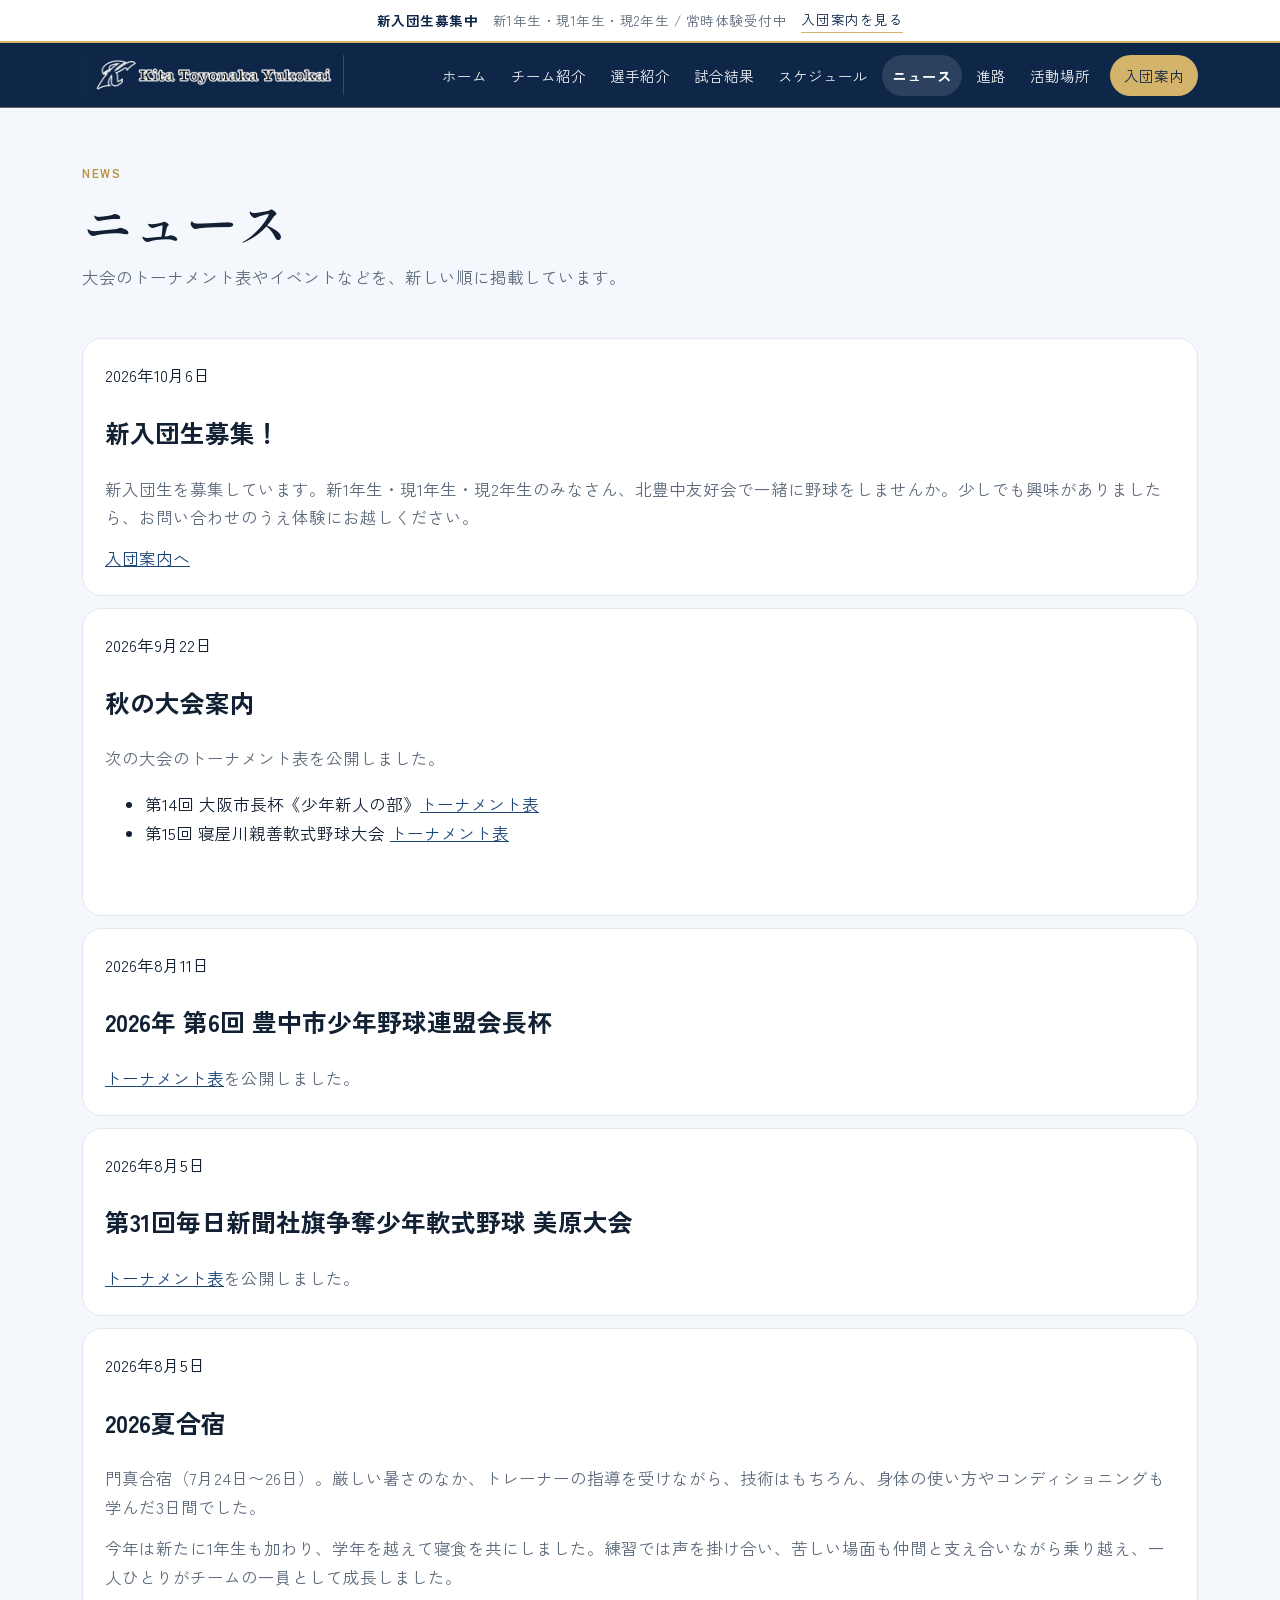
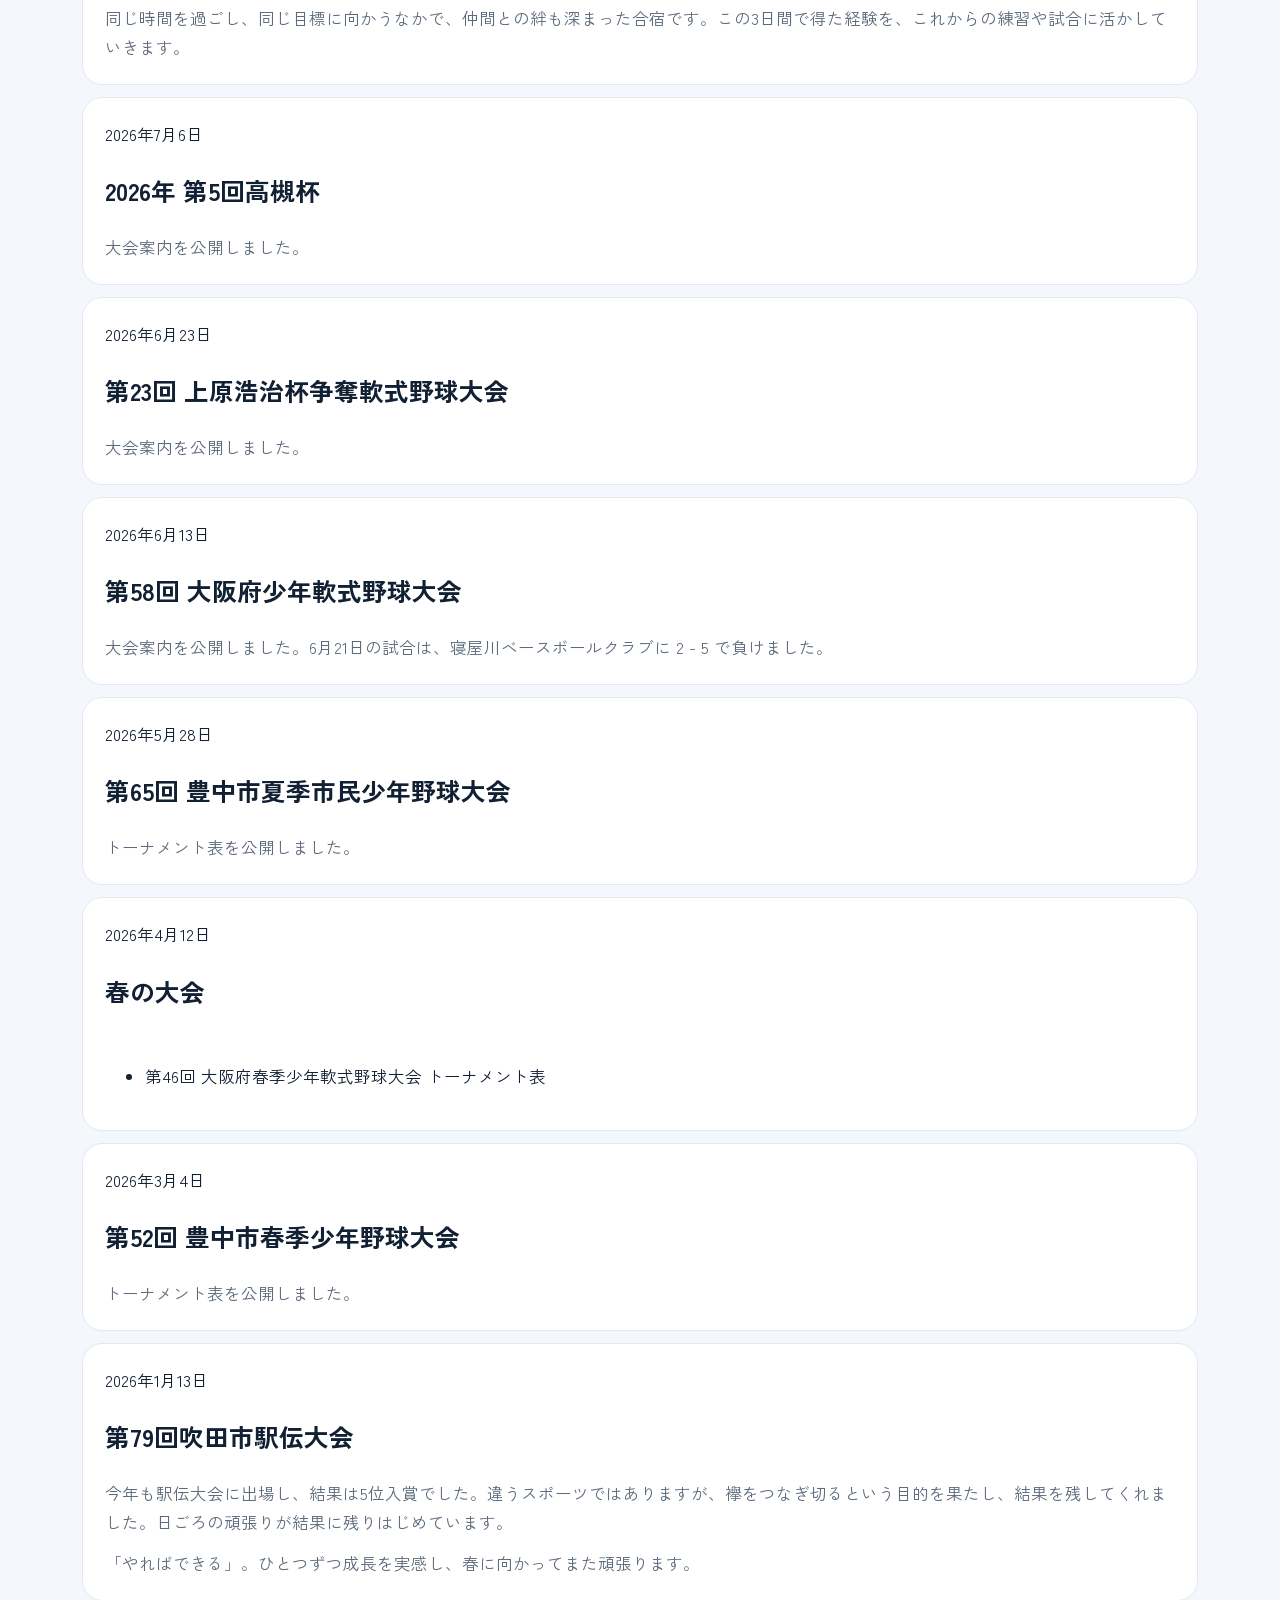
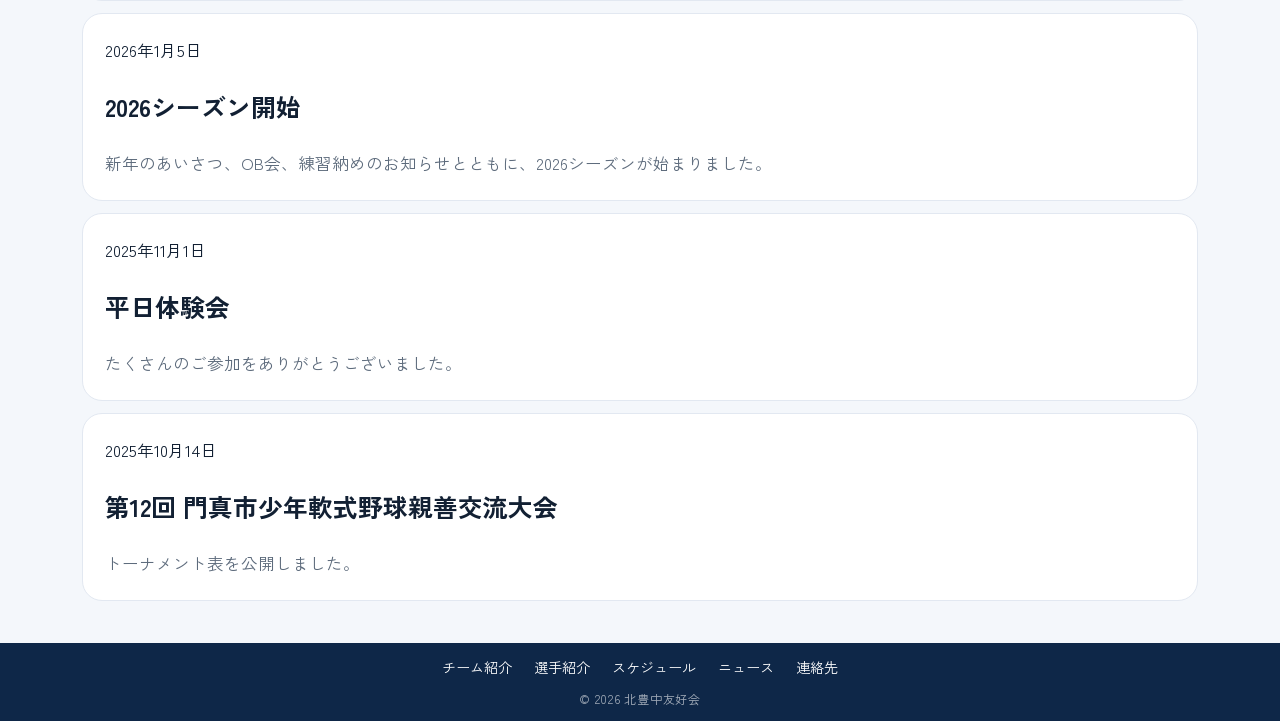
<file: news.html>
<!DOCTYPE html>
<html lang="ja">
<head>
  <meta charset="utf-8">
  <meta name="viewport" content="width=device-width, initial-scale=1">
  <title>ニュース | 北豊中友好会</title>
  <meta name="description" content="北豊中友好会のニュース。新入団生募集、夏合宿、吹田市駅伝、大会案内。">
  <link rel="icon" href="favicon.png" type="image/png">
  <link rel="preconnect" href="https://fonts.googleapis.com">
  <link rel="preconnect" href="https://fonts.gstatic.com" crossorigin>
  <link href="https://fonts.googleapis.com/css2?family=Shippori+Mincho:wght@500;600;700&family=Zen+Kaku+Gothic+New:wght@400;500;700&display=swap" rel="stylesheet">
  <link rel="stylesheet" href="css/styles.css">
</head>
<body>
  <a class="skip" href="#main">本文へ</a>
  <header class="site-header">
    <div class="recruit-bar"><strong>新入団生募集中</strong><span>新1年生・現1年生・現2年生 / 常時体験受付中</span><a href="join.html">入団案内を見る</a></div>
    <div class="header-row">
      <a class="brand" href="index.html"><img class="brand-logo" src="images/logo-wordmark.png" alt="北豊中友好会 Kita Toyonaka Yukokai"></a>
      <button class="nav-toggle" type="button" data-nav-toggle aria-expanded="false" aria-controls="site-nav">メニュー</button>
      <nav class="nav" id="site-nav" data-nav aria-label="メイン">
        <a href="index.html">ホーム</a><a href="about.html">チーム紹介</a><a href="roster.html">選手紹介</a><a href="results.html">試合結果</a><a href="schedule.html">スケジュール</a><a href="news.html" aria-current="page">ニュース</a><a href="pathways.html">進路</a><a href="grounds.html">活動場所</a><a class="nav-cta" href="join.html">入団案内</a>
      </nav>
    </div>
  </header>
  <main id="main">
    <div class="wrap">
      <header class="page-hero">
        <p class="kicker">NEWS</p>
        <h1>ニュース</h1>
        <p class="intro">大会のトーナメント表やイベントなどを、新しい順に掲載しています。</p>
      </header>

      <section class="news-list">
        <article class="card" id="recruit">
          <time datetime="2026-10-06">2026年10月6日</time>
          <h2>新入団生募集！</h2>
          <p>新入団生を募集しています。新1年生・現1年生・現2年生のみなさん、北豊中友好会で一緒に野球をしませんか。少しでも興味がありましたら、お問い合わせのうえ体験にお越しください。</p>
          <p><a href="join.html">入団案内へ</a></p>
        </article>
        <article class="card" id="mayor">
          <time datetime="2026-09-22">2026年9月22日</time>
          <h2>秋の大会案内</h2>
          <p>次の大会のトーナメント表を公開しました。</p>
          <ul>
            <li>第14回 大阪市長杯《少年新人の部》<a href="images/shichohai_fall.jpg">トーナメント表</a></li>
            <li>第15回 寝屋川親善軟式野球大会 <a href="images/neyagawa_fall.jpg">トーナメント表</a></li>
            <li>第49回 豊中市秋季少年野球大会 <a href="images/toyonaka_fall.jpg">トーナメント表</a></li>
          </ul>
        </article>
        <article class="card">
          <time datetime="2026-08-11">2026年8月11日</time>
          <h2>2026年 第6回 豊中市少年野球連盟会長杯</h2>
          <p><a href="images/kaichohai_fall.jpg">トーナメント表</a>を公開しました。</p>
        </article>
        <article class="card" id="mihara">
          <time datetime="2026-08-05">2026年8月5日</time>
          <h2>第31回毎日新聞社旗争奪少年軟式野球 美原大会</h2>
          <p><a href="images/mihara_summer.jpg">トーナメント表</a>を公開しました。</p>
        </article>
        <article class="card" id="camp">
          <time datetime="2026-08-05">2026年8月5日</time>
          <h2>2026夏合宿</h2>
          <p>門真合宿（7月24日〜26日）。厳しい暑さのなか、トレーナーの指導を受けながら、技術はもちろん、身体の使い方やコンディショニングも学んだ3日間でした。</p>
          <p>今年は新たに1年生も加わり、学年を越えて寝食を共にしました。練習では声を掛け合い、苦しい場面も仲間と支え合いながら乗り越え、一人ひとりがチームの一員として成長しました。</p>
          <p>同じ時間を過ごし、同じ目標に向かうなかで、仲間との絆も深まった合宿です。この3日間で得た経験を、これからの練習や試合に活かしていきます。</p>
        </article>
        <article class="card">
          <time datetime="2026-07-06">2026年7月6日</time>
          <h2>2026年 第5回高槻杯</h2>
          <p>大会案内を公開しました。</p>
        </article>
        <article class="card">
          <time datetime="2026-06-23">2026年6月23日</time>
          <h2>第23回 上原浩治杯争奪軟式野球大会</h2>
          <p>大会案内を公開しました。</p>
        </article>
        <article class="card">
          <time datetime="2026-06-13">2026年6月13日</time>
          <h2>第58回 大阪府少年軟式野球大会</h2>
          <p>大会案内を公開しました。6月21日の試合は、寝屋川ベースボールクラブに 2 - 5 で負けました。</p>
        </article>
        <article class="card">
          <time datetime="2026-05-28">2026年5月28日</time>
          <h2>第65回 豊中市夏季市民少年野球大会</h2>
          <p>トーナメント表を公開しました。</p>
        </article>
        <article class="card">
          <time datetime="2026-04-12">2026年4月12日</time>
          <h2>春の大会</h2>
          <ul>
            <li>第46回 大阪市会議長杯 トーナメント表</li>
            <li>第46回 大阪府春季少年軟式野球大会 トーナメント表</li>
          </ul>
        </article>
        <article class="card">
          <time datetime="2026-03-04">2026年3月4日</time>
          <h2>第52回 豊中市春季少年野球大会</h2>
          <p>トーナメント表を公開しました。</p>
        </article>
        <article class="card" id="ekiden">
          <time datetime="2026-01-13">2026年1月13日</time>
          <h2>第79回吹田市駅伝大会</h2>
          <p>今年も駅伝大会に出場し、結果は5位入賞でした。違うスポーツではありますが、襷をつなぎ切るという目的を果たし、結果を残してくれました。日ごろの頑張りが結果に残りはじめています。</p>
          <p>「やればできる」。ひとつずつ成長を実感し、春に向かってまた頑張ります。</p>
        </article>
        <article class="card">
          <time datetime="2026-01-05">2026年1月5日</time>
          <h2>2026シーズン開始</h2>
          <p>新年のあいさつ、OB会、練習納めのお知らせとともに、2026シーズンが始まりました。</p>
        </article>
        <article class="card">
          <time datetime="2025-11-01">2025年11月1日</time>
          <h2>平日体験会</h2>
          <p>たくさんのご参加をありがとうございました。</p>
        </article>
        <article class="card">
          <time datetime="2025-10-14">2025年10月14日</time>
          <h2>第12回 門真市少年軟式野球親善交流大会</h2>
          <p>トーナメント表を公開しました。</p>
        </article>
      </section>
    </div>
  </main>
  <footer class="site-footer">
  <nav class="wrap footer-nav" aria-label="フッター">
    <a href="about.html">チーム紹介</a>
    <a href="roster.html">選手紹介</a>
    <a href="schedule.html">スケジュール</a>
    <a href="news.html">ニュース</a>
    <a href="contact.html">連絡先</a>
  </nav>
  <p class="copyright">© 2026 北豊中友好会</p>
</footer>
  <script src="js/main.js"></script>
</body>
</html>
</file>
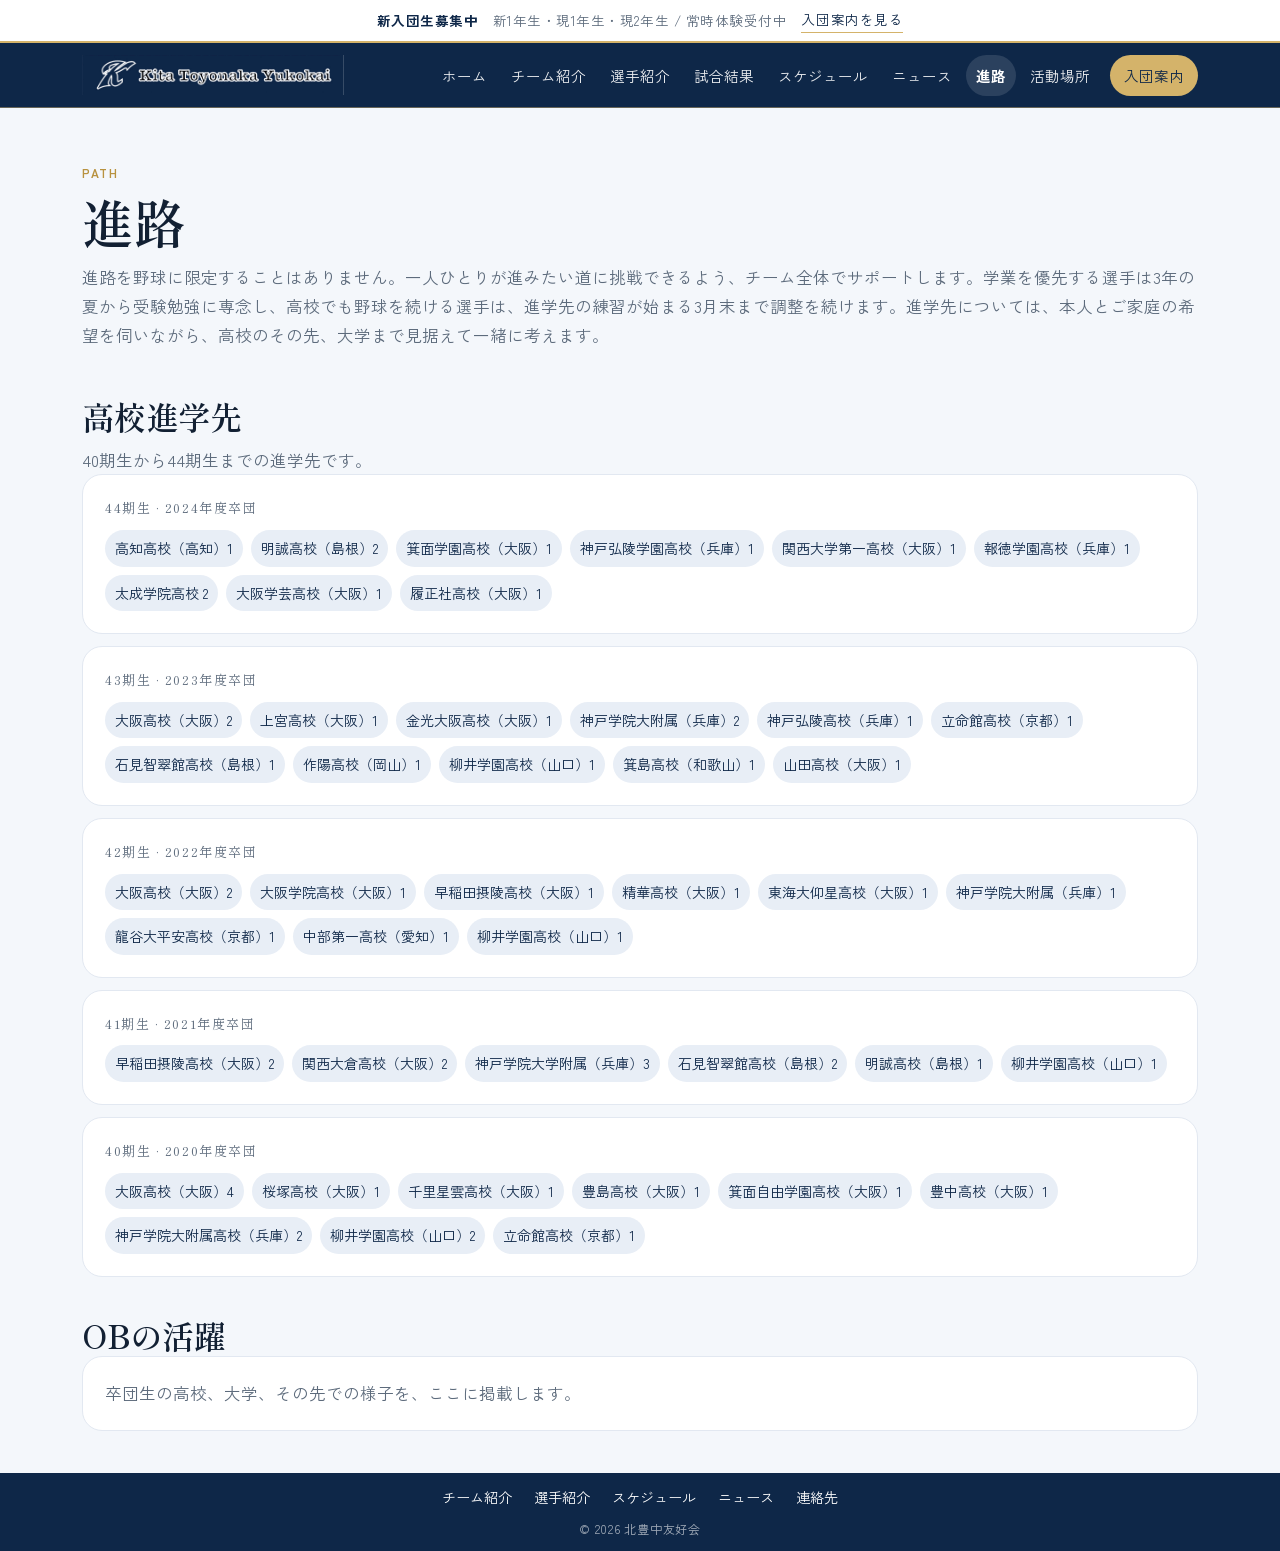
<file: pathways.html>
<!DOCTYPE html>
<html lang="ja">
<head>
  <meta charset="utf-8">
  <meta name="viewport" content="width=device-width, initial-scale=1">
  <title>進路 | 北豊中友好会</title>
  <meta name="description" content="北豊中友好会の進路。高校進学先とOBの活躍。">
  <link rel="icon" href="favicon.png" type="image/png">
  <link rel="preconnect" href="https://fonts.googleapis.com">
  <link rel="preconnect" href="https://fonts.gstatic.com" crossorigin>
  <link href="https://fonts.googleapis.com/css2?family=Shippori+Mincho:wght@500;600;700&family=Zen+Kaku+Gothic+New:wght@400;500;700&display=swap" rel="stylesheet">
  <link rel="stylesheet" href="css/styles.css">
</head>
<body>
  <a class="skip" href="#main">本文へ</a>
  <header class="site-header">
    <div class="recruit-bar"><strong>新入団生募集中</strong><span>新1年生・現1年生・現2年生 / 常時体験受付中</span><a href="join.html">入団案内を見る</a></div>
    <div class="header-row">
      <a class="brand" href="index.html"><img class="brand-logo" src="images/logo-wordmark.png" alt="北豊中友好会 Kita Toyonaka Yukokai"></a>
      <button class="nav-toggle" type="button" data-nav-toggle aria-expanded="false" aria-controls="site-nav">メニュー</button>
      <nav class="nav" id="site-nav" data-nav aria-label="メイン">
        <a href="index.html">ホーム</a><a href="about.html">チーム紹介</a><a href="roster.html">選手紹介</a><a href="results.html">試合結果</a><a href="schedule.html">スケジュール</a><a href="news.html">ニュース</a><a href="pathways.html" aria-current="page">進路</a><a href="grounds.html">活動場所</a><a class="nav-cta" href="join.html">入団案内</a>
      </nav>
    </div>
  </header>
  <main id="main">
    <div class="wrap">
      <header class="page-hero">
        <p class="kicker">PATH</p>
        <h1>進路</h1>
        <p class="intro">進路を野球に限定することはありません。一人ひとりが進みたい道に挑戦できるよう、チーム全体でサポートします。学業を優先する選手は3年の夏から受験勉強に専念し、高校でも野球を続ける選手は、進学先の練習が始まる3月末まで調整を続けます。進学先については、本人とご家庭の希望を伺いながら、高校のその先、大学まで見据えて一緒に考えます。</p>
      </header>

      <section id="schools">
        <h2 class="block-title">高校進学先</h2>
        <p class="intro">40期生から44期生までの進学先です。</p>
        <div class="news-list">
        <article class="card">
          <p class="num">44期生 · 2024年度卒団</p>
          <div class="chips">
            <span class="chip">高知高校（高知）1</span>
            <span class="chip">明誠高校（島根）2</span>
            <span class="chip">箕面学園高校（大阪）1</span>
            <span class="chip">神戸弘陵学園高校（兵庫）1</span>
            <span class="chip">関西大学第一高校（大阪）1</span>
            <span class="chip">報徳学園高校（兵庫）1</span>
            <span class="chip">太成学院高校 2</span>
            <span class="chip">大阪学芸高校（大阪）1</span>
            <span class="chip">履正社高校（大阪）1</span>
          </div>
        </article>
        <article class="card">
          <p class="num">43期生 · 2023年度卒団</p>
          <div class="chips">
            <span class="chip">大阪高校（大阪）2</span>
            <span class="chip">上宮高校（大阪）1</span>
            <span class="chip">金光大阪高校（大阪）1</span>
            <span class="chip">神戸学院大附属（兵庫）2</span>
            <span class="chip">神戸弘陵高校（兵庫）1</span>
            <span class="chip">立命館高校（京都）1</span>
            <span class="chip">石見智翠館高校（島根）1</span>
            <span class="chip">作陽高校（岡山）1</span>
            <span class="chip">柳井学園高校（山口）1</span>
            <span class="chip">箕島高校（和歌山）1</span>
            <span class="chip">山田高校（大阪）1</span>
          </div>
        </article>
        <article class="card">
          <p class="num">42期生 · 2022年度卒団</p>
          <div class="chips">
            <span class="chip">大阪高校（大阪）2</span>
            <span class="chip">大阪学院高校（大阪）1</span>
            <span class="chip">早稲田摂陵高校（大阪）1</span>
            <span class="chip">精華高校（大阪）1</span>
            <span class="chip">東海大仰星高校（大阪）1</span>
            <span class="chip">神戸学院大附属（兵庫）1</span>
            <span class="chip">龍谷大平安高校（京都）1</span>
            <span class="chip">中部第一高校（愛知）1</span>
            <span class="chip">柳井学園高校（山口）1</span>
          </div>
        </article>
        <article class="card">
          <p class="num">41期生 · 2021年度卒団</p>
          <div class="chips">
            <span class="chip">早稲田摂陵高校（大阪）2</span>
            <span class="chip">関西大倉高校（大阪）2</span>
            <span class="chip">神戸学院大学附属（兵庫）3</span>
            <span class="chip">石見智翠館高校（島根）2</span>
            <span class="chip">明誠高校（島根）1</span>
            <span class="chip">柳井学園高校（山口）1</span>
          </div>
        </article>
        <article class="card">
          <p class="num">40期生 · 2020年度卒団</p>
          <div class="chips">
            <span class="chip">大阪高校（大阪）4</span>
            <span class="chip">桜塚高校（大阪）1</span>
            <span class="chip">千里星雲高校（大阪）1</span>
            <span class="chip">豊島高校（大阪）1</span>
            <span class="chip">箕面自由学園高校（大阪）1</span>
            <span class="chip">豊中高校（大阪）1</span>
            <span class="chip">神戸学院大附属高校（兵庫）2</span>
            <span class="chip">柳井学園高校（山口）2</span>
            <span class="chip">立命館高校（京都）1</span>
          </div>
        </article>
        </div>
      </section>

      <section id="alumni">
        <h2 class="block-title">OBの活躍</h2>
        <div class="card">
          <p>卒団生の高校、大学、その先での様子を、ここに掲載します。</p>
        </div>
      </section>
    </div>
  </main>
  <footer class="site-footer">
  <nav class="wrap footer-nav" aria-label="フッター">
    <a href="about.html">チーム紹介</a>
    <a href="roster.html">選手紹介</a>
    <a href="schedule.html">スケジュール</a>
    <a href="news.html">ニュース</a>
    <a href="contact.html">連絡先</a>
  </nav>
  <p class="copyright">© 2026 北豊中友好会</p>
</footer>
  <script src="js/main.js"></script>
</body>
</html>
</file>
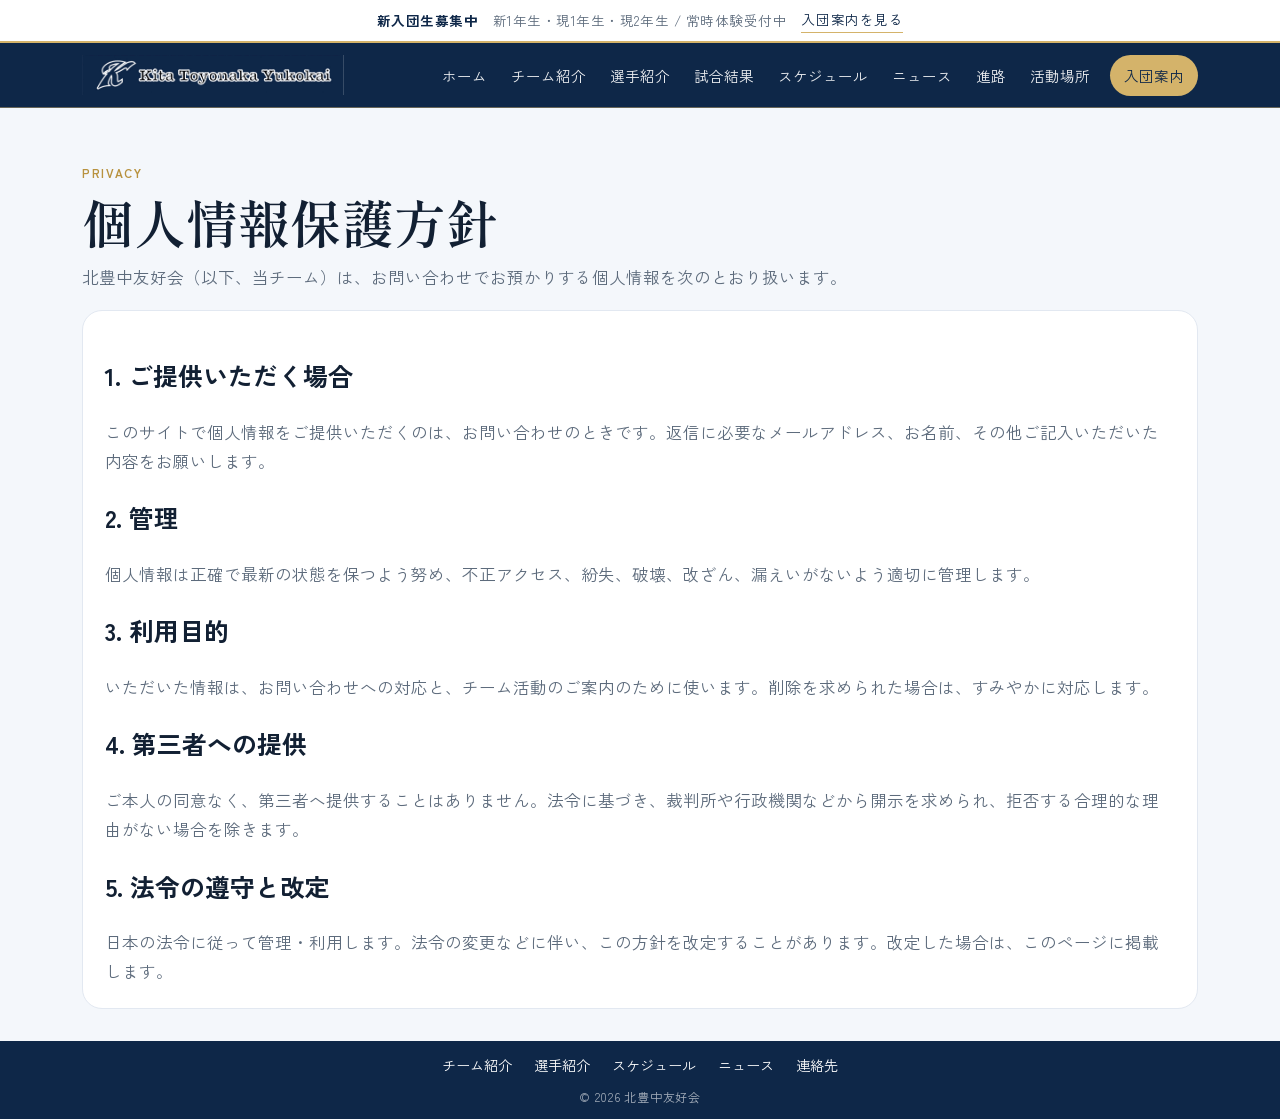
<file: privacy.html>
<!DOCTYPE html>
<html lang="ja">
<head>
  <meta charset="utf-8">
  <meta name="viewport" content="width=device-width, initial-scale=1">
  <title>個人情報保護方針 | 北豊中友好会</title>
  <meta name="description" content="北豊中友好会の個人情報保護方針。">
  <link rel="icon" href="favicon.png" type="image/png">
  <link rel="preconnect" href="https://fonts.googleapis.com">
  <link rel="preconnect" href="https://fonts.gstatic.com" crossorigin>
  <link href="https://fonts.googleapis.com/css2?family=Shippori+Mincho:wght@500;600;700&family=Zen+Kaku+Gothic+New:wght@400;500;700&display=swap" rel="stylesheet">
  <link rel="stylesheet" href="css/styles.css">
</head>
<body>
  <a class="skip" href="#main">本文へ</a>
  <header class="site-header">
    <div class="recruit-bar"><strong>新入団生募集中</strong><span>新1年生・現1年生・現2年生 / 常時体験受付中</span><a href="join.html">入団案内を見る</a></div>
    <div class="header-row">
      <a class="brand" href="index.html"><img class="brand-logo" src="images/logo-wordmark.png" alt="北豊中友好会 Kita Toyonaka Yukokai"></a>
      <button class="nav-toggle" type="button" data-nav-toggle aria-expanded="false" aria-controls="site-nav">メニュー</button>
      <nav class="nav" id="site-nav" data-nav aria-label="メイン">
        <a href="index.html">ホーム</a><a href="about.html">チーム紹介</a><a href="roster.html">選手紹介</a><a href="results.html">試合結果</a><a href="schedule.html">スケジュール</a><a href="news.html">ニュース</a><a href="pathways.html">進路</a><a href="grounds.html">活動場所</a><a class="nav-cta" href="join.html">入団案内</a>
      </nav>
    </div>
  </header>
  <main id="main">
    <div class="wrap">
      <header class="page-hero">
        <p class="kicker">PRIVACY</p>
        <h1>個人情報保護方針</h1>
        <p class="intro">北豊中友好会（以下、当チーム）は、お問い合わせでお預かりする個人情報を次のとおり扱います。</p>
      </header>
      <section class="card">
        <h2>1. ご提供いただく場合</h2>
        <p>このサイトで個人情報をご提供いただくのは、お問い合わせのときです。返信に必要なメールアドレス、お名前、その他ご記入いただいた内容をお願いします。</p>
        <h2>2. 管理</h2>
        <p>個人情報は正確で最新の状態を保つよう努め、不正アクセス、紛失、破壊、改ざん、漏えいがないよう適切に管理します。</p>
        <h2>3. 利用目的</h2>
        <p>いただいた情報は、お問い合わせへの対応と、チーム活動のご案内のために使います。削除を求められた場合は、すみやかに対応します。</p>
        <h2>4. 第三者への提供</h2>
        <p>ご本人の同意なく、第三者へ提供することはありません。法令に基づき、裁判所や行政機関などから開示を求められ、拒否する合理的な理由がない場合を除きます。</p>
        <h2>5. 法令の遵守と改定</h2>
        <p>日本の法令に従って管理・利用します。法令の変更などに伴い、この方針を改定することがあります。改定した場合は、このページに掲載します。</p>
      </section>
    </div>
  </main>
  <footer class="site-footer">
  <nav class="wrap footer-nav" aria-label="フッター">
    <a href="about.html">チーム紹介</a>
    <a href="roster.html">選手紹介</a>
    <a href="schedule.html">スケジュール</a>
    <a href="news.html">ニュース</a>
    <a href="contact.html">連絡先</a>
  </nav>
  <p class="copyright">© 2026 北豊中友好会</p>
</footer>
  <script src="js/main.js"></script>
</body>
</html>
</file>
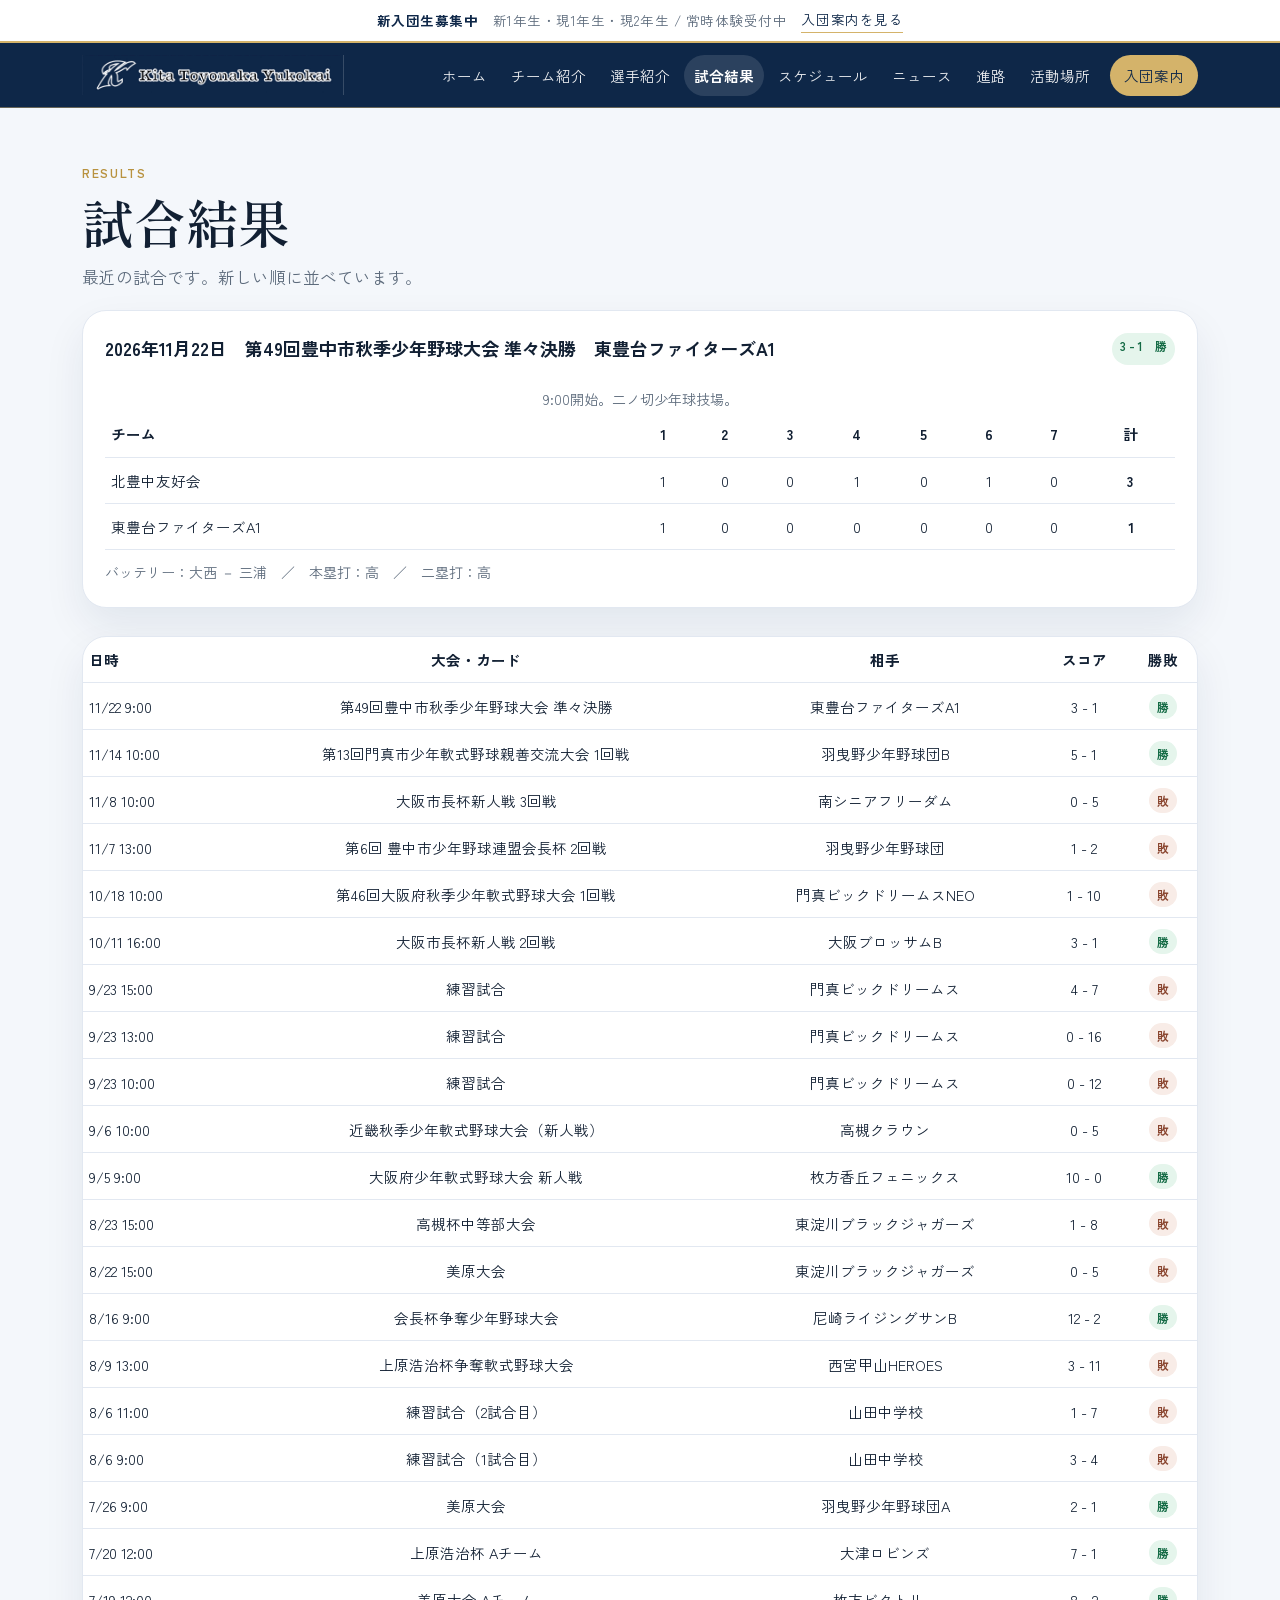
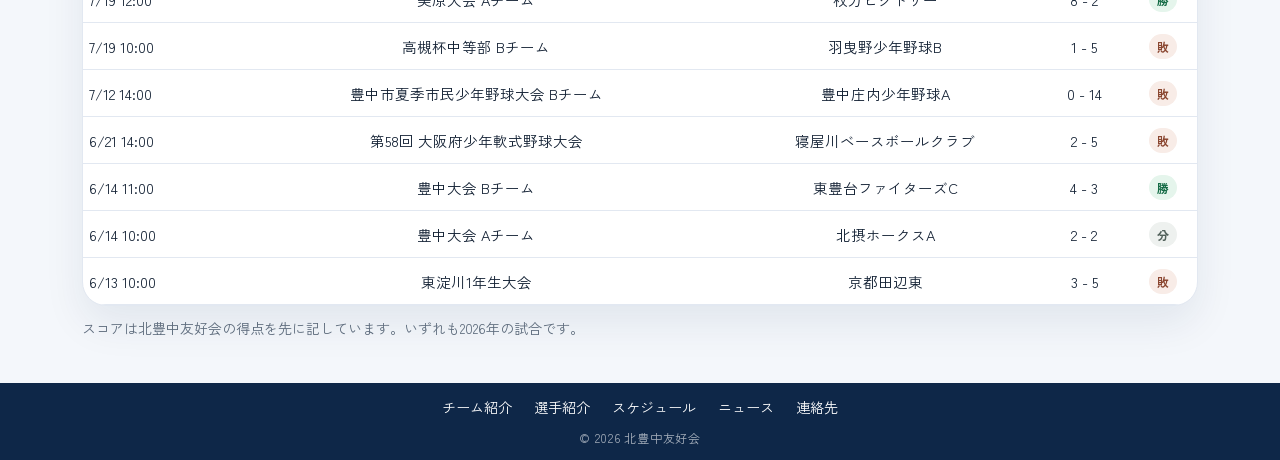
<file: results.html>
<!DOCTYPE html>
<html lang="ja">
<head>
  <meta charset="utf-8">
  <meta name="viewport" content="width=device-width, initial-scale=1">
  <title>試合結果 | 北豊中友好会</title>
  <meta name="description" content="北豊中友好会の最近の試合結果。2026年6月から11月のスコアを掲載しています。">
  <link rel="icon" href="favicon.png" type="image/png">
  <link rel="preconnect" href="https://fonts.googleapis.com">
  <link rel="preconnect" href="https://fonts.gstatic.com" crossorigin>
  <link href="https://fonts.googleapis.com/css2?family=Shippori+Mincho:wght@500;600;700&family=Zen+Kaku+Gothic+New:wght@400;500;700&display=swap" rel="stylesheet">
  <link rel="stylesheet" href="css/styles.css">
</head>
<body>
  <a class="skip" href="#main">本文へ</a>
  <header class="site-header">
    <div class="recruit-bar"><strong>新入団生募集中</strong><span>新1年生・現1年生・現2年生 / 常時体験受付中</span><a href="join.html">入団案内を見る</a></div>
    <div class="header-row">
      <a class="brand" href="index.html"><img class="brand-logo" src="images/logo-wordmark.png" alt="北豊中友好会 Kita Toyonaka Yukokai"></a>
      <button class="nav-toggle" type="button" data-nav-toggle aria-expanded="false" aria-controls="site-nav">メニュー</button>
      <nav class="nav" id="site-nav" data-nav aria-label="メイン">
        <a href="index.html">ホーム</a><a href="about.html">チーム紹介</a><a href="roster.html">選手紹介</a><a href="results.html" aria-current="page">試合結果</a><a href="schedule.html">スケジュール</a><a href="news.html">ニュース</a><a href="pathways.html">進路</a><a href="grounds.html">活動場所</a><a class="nav-cta" href="join.html">入団案内</a>
      </nav>
    </div>
  </header>
  <main id="main">
    <div class="wrap">
      <header class="page-hero">
        <p class="kicker">RESULTS</p>
        <h1>試合結果</h1>
        <p class="intro">最近の試合です。新しい順に並べています。</p>
      </header>

      <section class="panel scoreboard">
        <div class="score-meta">
          <strong>2026年11月22日　第49回豊中市秋季少年野球大会 準々決勝　東豊台ファイターズA1</strong>
          <span class="tag tag-win">3 - 1　勝</span>
        </div>
        <table>
          <caption class="note">9:00開始。二ノ切少年球技場。</caption>
          <thead><tr><th>チーム</th><th>1</th><th>2</th><th>3</th><th>4</th><th>5</th><th>6</th><th>7</th><th>計</th></tr></thead>
          <tbody>
            <tr><td>北豊中友好会</td><td>1</td><td>0</td><td>0</td><td>1</td><td>0</td><td>1</td><td>0</td><td class="total">3</td></tr>
            <tr><td>東豊台ファイターズA1</td><td>1</td><td>0</td><td>0</td><td>0</td><td>0</td><td>0</td><td>0</td><td class="total">1</td></tr>
          </tbody>
        </table>
        <p class="note">バッテリー：大西 － 三浦　／　本塁打：高　／　二塁打：高</p>
      </section>

      <section>
        <div class="panel" style="overflow:auto">
          <table>
            <thead>
              <tr><th>日時</th><th>大会・カード</th><th>相手</th><th>スコア</th><th>勝敗</th></tr>
            </thead>
            <tbody>
              <tr><td>11/22 9:00</td><td>第49回豊中市秋季少年野球大会 準々決勝</td><td>東豊台ファイターズA1</td><td>3 - 1</td><td><span class="tag tag-win">勝</span></td></tr>
              <tr><td>11/14 10:00</td><td>第13回門真市少年軟式野球親善交流大会 1回戦</td><td>羽曳野少年野球団B</td><td>5 - 1</td><td><span class="tag tag-win">勝</span></td></tr>
              <tr><td>11/8 10:00</td><td>大阪市長杯新人戦 3回戦</td><td>南シニアフリーダム</td><td>0 - 5</td><td><span class="tag tag-loss">敗</span></td></tr>
              <tr><td>11/7 13:00</td><td>第6回 豊中市少年野球連盟会長杯 2回戦</td><td>羽曳野少年野球団</td><td>1 - 2</td><td><span class="tag tag-loss">敗</span></td></tr>
              <tr><td>10/18 10:00</td><td>第46回大阪府秋季少年軟式野球大会 1回戦</td><td>門真ビックドリームスNEO</td><td>1 - 10</td><td><span class="tag tag-loss">敗</span></td></tr>
              <tr><td>10/11 16:00</td><td>大阪市長杯新人戦 2回戦</td><td>大阪ブロッサムB</td><td>3 - 1</td><td><span class="tag tag-win">勝</span></td></tr>
              <tr><td>9/23 15:00</td><td>練習試合</td><td>門真ビックドリームス</td><td>4 - 7</td><td><span class="tag tag-loss">敗</span></td></tr>
              <tr><td>9/23 13:00</td><td>練習試合</td><td>門真ビックドリームス</td><td>0 - 16</td><td><span class="tag tag-loss">敗</span></td></tr>
              <tr><td>9/23 10:00</td><td>練習試合</td><td>門真ビックドリームス</td><td>0 - 12</td><td><span class="tag tag-loss">敗</span></td></tr>
              <tr><td>9/6 10:00</td><td>近畿秋季少年軟式野球大会（新人戦）</td><td>高槻クラウン</td><td>0 - 5</td><td><span class="tag tag-loss">敗</span></td></tr>
              <tr><td>9/5 9:00</td><td>大阪府少年軟式野球大会 新人戦</td><td>枚方香丘フェニックス</td><td>10 - 0</td><td><span class="tag tag-win">勝</span></td></tr>
              <tr><td>8/23 15:00</td><td>高槻杯中等部大会</td><td>東淀川ブラックジャガーズ</td><td>1 - 8</td><td><span class="tag tag-loss">敗</span></td></tr>
              <tr><td>8/22 15:00</td><td>美原大会</td><td>東淀川ブラックジャガーズ</td><td>0 - 5</td><td><span class="tag tag-loss">敗</span></td></tr>
              <tr><td>8/16 9:00</td><td>会長杯争奪少年野球大会</td><td>尼崎ライジングサンB</td><td>12 - 2</td><td><span class="tag tag-win">勝</span></td></tr>
              <tr><td>8/9 13:00</td><td>上原浩治杯争奪軟式野球大会</td><td>西宮甲山HEROES</td><td>3 - 11</td><td><span class="tag tag-loss">敗</span></td></tr>
              <tr><td>8/6 11:00</td><td>練習試合（2試合目）</td><td>山田中学校</td><td>1 - 7</td><td><span class="tag tag-loss">敗</span></td></tr>
              <tr><td>8/6 9:00</td><td>練習試合（1試合目）</td><td>山田中学校</td><td>3 - 4</td><td><span class="tag tag-loss">敗</span></td></tr>
              <tr><td>7/26 9:00</td><td>美原大会</td><td>羽曳野少年野球団A</td><td>2 - 1</td><td><span class="tag tag-win">勝</span></td></tr>
              <tr><td>7/20 12:00</td><td>上原浩治杯 Aチーム</td><td>大津ロビンズ</td><td>7 - 1</td><td><span class="tag tag-win">勝</span></td></tr>
              <tr><td>7/19 12:00</td><td>美原大会 Aチーム</td><td>枚方ビクトリー</td><td>8 - 2</td><td><span class="tag tag-win">勝</span></td></tr>
              <tr><td>7/19 10:00</td><td>高槻杯中等部 Bチーム</td><td>羽曳野少年野球B</td><td>1 - 5</td><td><span class="tag tag-loss">敗</span></td></tr>
              <tr><td>7/12 14:00</td><td>豊中市夏季市民少年野球大会 Bチーム</td><td>豊中庄内少年野球A</td><td>0 - 14</td><td><span class="tag tag-loss">敗</span></td></tr>
              <tr><td>6/21 14:00</td><td>第58回 大阪府少年軟式野球大会</td><td>寝屋川ベースボールクラブ</td><td>2 - 5</td><td><span class="tag tag-loss">敗</span></td></tr>
              <tr><td>6/14 11:00</td><td>豊中大会 Bチーム</td><td>東豊台ファイターズC</td><td>4 - 3</td><td><span class="tag tag-win">勝</span></td></tr>
              <tr><td>6/14 10:00</td><td>豊中大会 Aチーム</td><td>北摂ホークスA</td><td>2 - 2</td><td><span class="tag tag-draw">分</span></td></tr>
              <tr><td>6/13 10:00</td><td>東淀川1年生大会</td><td>京都田辺東</td><td>3 - 5</td><td><span class="tag tag-loss">敗</span></td></tr>
            </tbody>
          </table>
        </div>
        <p class="note">スコアは北豊中友好会の得点を先に記しています。いずれも2026年の試合です。</p>
      </section>
    </div>
  </main>
  <footer class="site-footer">
  <nav class="wrap footer-nav" aria-label="フッター">
    <a href="about.html">チーム紹介</a>
    <a href="roster.html">選手紹介</a>
    <a href="schedule.html">スケジュール</a>
    <a href="news.html">ニュース</a>
    <a href="contact.html">連絡先</a>
  </nav>
  <p class="copyright">© 2026 北豊中友好会</p>
</footer>
  <script src="js/main.js"></script>
</body>
</html>
</file>
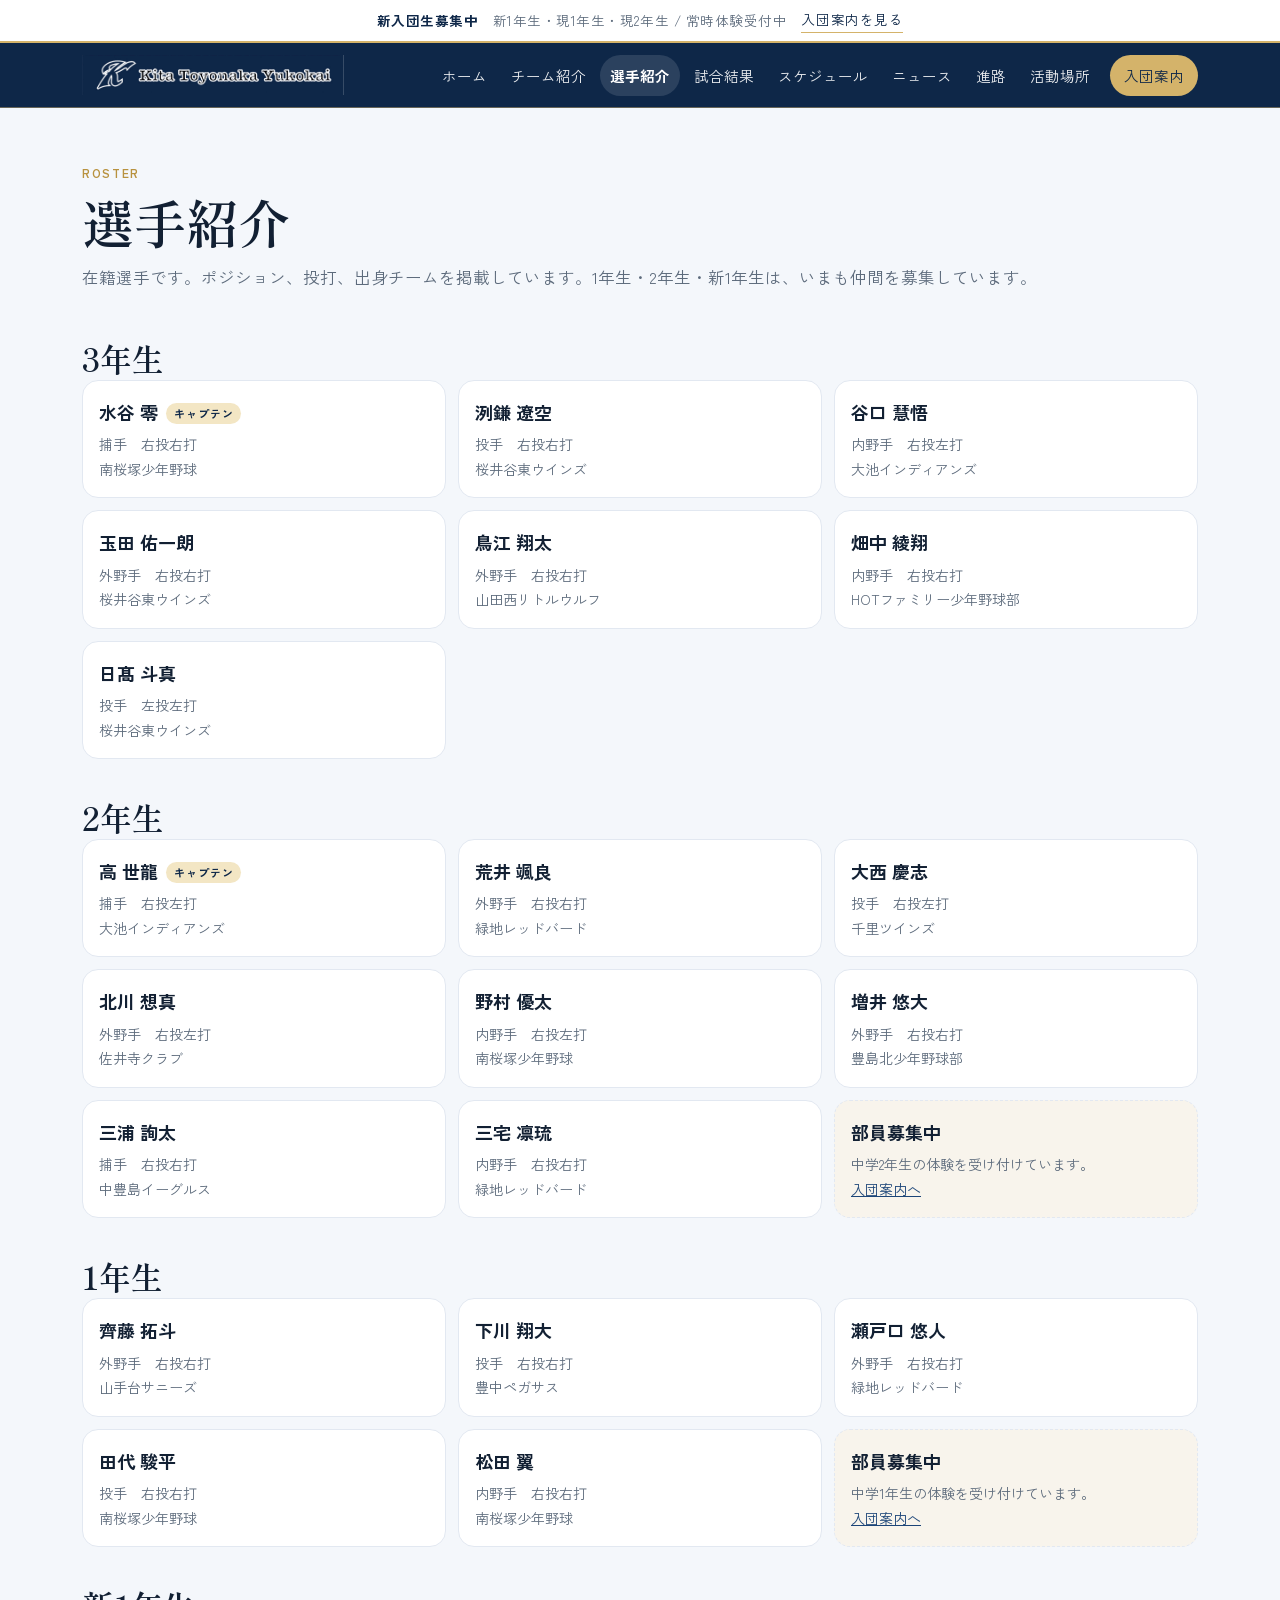
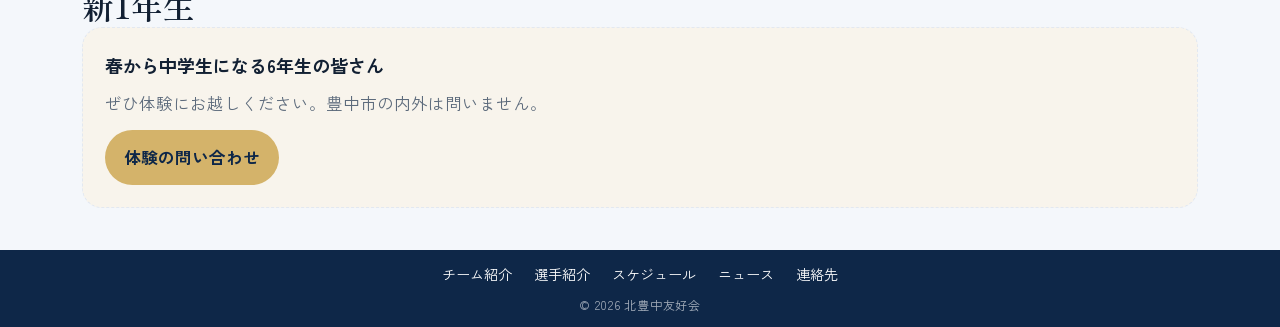
<file: roster.html>
<!DOCTYPE html>
<html lang="ja">
<head>
  <meta charset="utf-8">
  <meta name="viewport" content="width=device-width, initial-scale=1">
  <title>選手紹介 | 北豊中友好会</title>
  <meta name="description" content="北豊中友好会の在籍選手。学年、ポジション、投打、出身チームを紹介しています。">
  <link rel="icon" href="favicon.png" type="image/png">
  <link rel="preconnect" href="https://fonts.googleapis.com">
  <link rel="preconnect" href="https://fonts.gstatic.com" crossorigin>
  <link href="https://fonts.googleapis.com/css2?family=Shippori+Mincho:wght@500;600;700&family=Zen+Kaku+Gothic+New:wght@400;500;700&display=swap" rel="stylesheet">
  <link rel="stylesheet" href="css/styles.css?v=20261018">
</head>
<body>
  <a class="skip" href="#main">本文へ</a>
  <header class="site-header">
    <div class="recruit-bar"><strong>新入団生募集中</strong><span>新1年生・現1年生・現2年生 / 常時体験受付中</span><a href="join.html">入団案内を見る</a></div>
    <div class="header-row">
      <a class="brand" href="index.html"><img class="brand-logo" src="images/logo-wordmark.png" alt="北豊中友好会 Kita Toyonaka Yukokai"></a>
      <button class="nav-toggle" type="button" data-nav-toggle aria-expanded="false" aria-controls="site-nav">メニュー</button>
      <nav class="nav" id="site-nav" data-nav aria-label="メイン">
        <a href="index.html">ホーム</a><a href="about.html">チーム紹介</a><a href="roster.html" aria-current="page">選手紹介</a><a href="results.html">試合結果</a><a href="schedule.html">スケジュール</a><a href="news.html">ニュース</a><a href="pathways.html">進路</a><a href="grounds.html">活動場所</a><a class="nav-cta" href="join.html">入団案内</a>
      </nav>
    </div>
  </header>
  <main id="main">
    <div class="wrap">
      <header class="page-hero">
        <p class="kicker">ROSTER</p>
        <h1>選手紹介</h1>
        <p class="intro">在籍選手です。ポジション、投打、出身チームを掲載しています。1年生・2年生・新1年生は、いまも仲間を募集しています。</p>
      </header>

      <section>
        <h2 class="block-title">3年生</h2>
        <div class="players">
          <article class="player is-captain"><h3>水谷 零<span>キャプテン</span></h3><p>捕手　右投右打</p><p>南桜塚少年野球</p></article>
          <article class="player"><h3>洌鎌 遼空</h3><p>投手　右投右打</p><p>桜井谷東ウインズ</p></article>
          <article class="player"><h3>谷口 慧悟</h3><p>内野手　右投左打</p><p>大池インディアンズ</p></article>
          <article class="player"><h3>玉田 佑一朗</h3><p>外野手　右投右打</p><p>桜井谷東ウインズ</p></article>
          <article class="player"><h3>鳥江 翔太</h3><p>外野手　右投右打</p><p>山田西リトルウルフ</p></article>
          <article class="player"><h3>畑中 綾翔</h3><p>内野手　右投右打</p><p>HOTファミリー少年野球部</p></article>
          <article class="player"><h3>日髙 斗真</h3><p>投手　左投左打</p><p>桜井谷東ウインズ</p></article>
        </div>
      </section>

      <section>
        <h2 class="block-title">2年生</h2>
        <div class="players">
          <article class="player is-captain"><h3>高 世龍<span>キャプテン</span></h3><p>捕手　右投左打</p><p>大池インディアンズ</p></article>
          <article class="player"><h3>荒井 颯良</h3><p>外野手　右投右打</p><p>緑地レッドバード</p></article>
          <article class="player"><h3>大西 慶志</h3><p>投手　右投左打</p><p>千里ツインズ</p></article>
          <article class="player"><h3>北川 想真</h3><p>外野手　右投左打</p><p>佐井寺クラブ</p></article>
          <article class="player"><h3>野村 優太</h3><p>内野手　右投左打</p><p>南桜塚少年野球</p></article>
          <article class="player"><h3>増井 悠大</h3><p>外野手　右投右打</p><p>豊島北少年野球部</p></article>
          <article class="player"><h3>三浦 詢太</h3><p>捕手　右投右打</p><p>中豊島イーグルス</p></article>
          <article class="player"><h3>三宅 凛琉</h3><p>内野手　右投右打</p><p>緑地レッドバード</p></article>
          <article class="player open-slot"><h3>部員募集中</h3><p>中学2年生の体験を受け付けています。</p><p><a href="join.html">入団案内へ</a></p></article>
        </div>
      </section>

      <section>
        <h2 class="block-title">1年生</h2>
        <div class="players">
          <article class="player"><h3>齊藤 拓斗</h3><p>外野手　右投右打</p><p>山手台サニーズ</p></article>
          <article class="player"><h3>下川 翔大</h3><p>投手　右投右打</p><p>豊中ペガサス</p></article>
          <article class="player"><h3>瀬戸口 悠人</h3><p>外野手　右投右打</p><p>緑地レッドバード</p></article>
          <article class="player"><h3>田代 駿平</h3><p>投手　右投右打</p><p>南桜塚少年野球</p></article>
          <article class="player"><h3>松田 翼</h3><p>内野手　右投右打</p><p>南桜塚少年野球</p></article>
          <article class="player open-slot"><h3>部員募集中</h3><p>中学1年生の体験を受け付けています。</p><p><a href="join.html">入団案内へ</a></p></article>
        </div>
      </section>

      <section>
        <h2 class="block-title">新1年生</h2>
        <article class="card open-slot">
          <h3>春から中学生になる6年生の皆さん</h3>
          <p>ぜひ体験にお越しください。豊中市の内外は問いません。</p>
          <p><a class="btn btn-clay" href="join.html">体験の問い合わせ</a></p>
        </article>
      </section>
    </div>
  </main>
  <footer class="site-footer">
  <nav class="wrap footer-nav" aria-label="フッター">
    <a href="about.html">チーム紹介</a>
    <a href="roster.html">選手紹介</a>
    <a href="schedule.html">スケジュール</a>
    <a href="news.html">ニュース</a>
    <a href="contact.html">連絡先</a>
  </nav>
  <p class="copyright">© 2026 北豊中友好会</p>
</footer>
  <script src="js/main.js"></script>
</body>
</html>
</file>
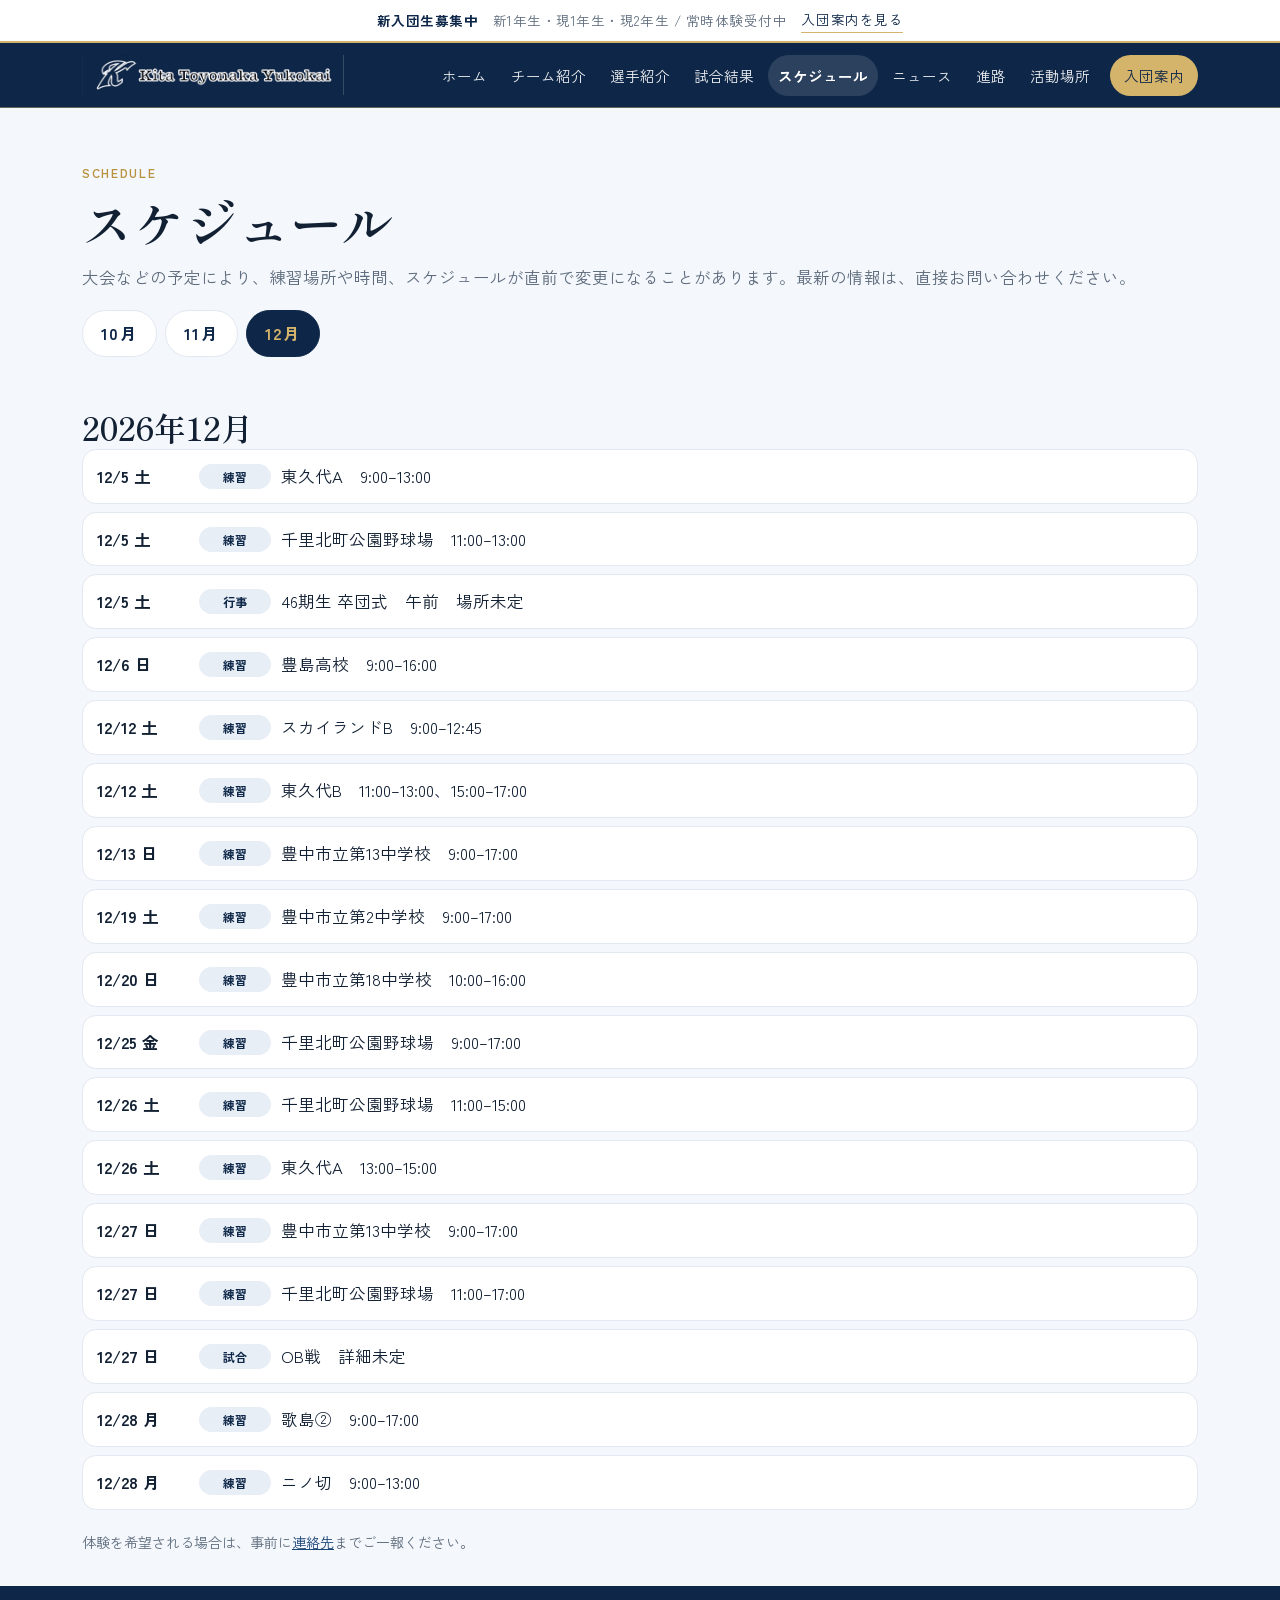
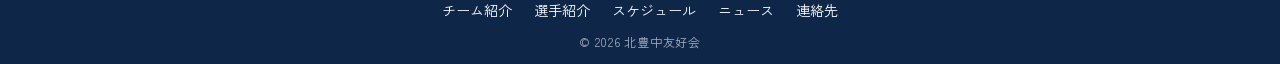
<file: schedule.html>
<!DOCTYPE html>
<html lang="ja">
<head>
  <meta charset="utf-8">
  <meta name="viewport" content="width=device-width, initial-scale=1">
  <title>スケジュール | 北豊中友好会</title>
  <meta name="description" content="北豊中友好会の2026年10月から12月の練習・試合スケジュール。">
  <link rel="icon" href="favicon.png" type="image/png">
  <link rel="preconnect" href="https://fonts.googleapis.com">
  <link rel="preconnect" href="https://fonts.gstatic.com" crossorigin>
  <link href="https://fonts.googleapis.com/css2?family=Shippori+Mincho:wght@500;600;700&family=Zen+Kaku+Gothic+New:wght@400;500;700&display=swap" rel="stylesheet">
  <link rel="stylesheet" href="css/styles.css">
</head>
<body>
  <a class="skip" href="#main">本文へ</a>
  <header class="site-header">
    <div class="recruit-bar"><strong>新入団生募集中</strong><span>新1年生・現1年生・現2年生 / 常時体験受付中</span><a href="join.html">入団案内を見る</a></div>
    <div class="header-row">
      <a class="brand" href="index.html"><img class="brand-logo" src="images/logo-wordmark.png" alt="北豊中友好会 Kita Toyonaka Yukokai"></a>
      <button class="nav-toggle" type="button" data-nav-toggle aria-expanded="false" aria-controls="site-nav">メニュー</button>
      <nav class="nav" id="site-nav" data-nav aria-label="メイン">
        <a href="index.html">ホーム</a><a href="about.html">チーム紹介</a><a href="roster.html">選手紹介</a><a href="results.html">試合結果</a><a href="schedule.html" aria-current="page">スケジュール</a><a href="news.html">ニュース</a><a href="pathways.html">進路</a><a href="grounds.html">活動場所</a><a class="nav-cta" href="join.html">入団案内</a>
      </nav>
    </div>
  </header>
  <main id="main">
    <div class="wrap">
      <header class="page-hero">
        <p class="kicker">SCHEDULE</p>
        <h1>スケジュール</h1>
        <p class="intro">大会などの予定により、練習場所や時間、スケジュールが直前で変更になることがあります。最新の情報は、直接お問い合わせください。</p>
      </header>
      <div class="month-nav" data-month-nav role="tablist" aria-label="月">
        <button type="button" id="tab-202610" role="tab" data-month="202610" aria-controls="month-202610" aria-selected="true">10月</button>
        <button type="button" id="tab-202611" role="tab" data-month="202611" aria-controls="month-202611" aria-selected="false">11月</button>
        <button type="button" id="tab-202612" role="tab" data-month="202612" aria-controls="month-202612" aria-selected="false">12月</button>
      </div>
      <section id="month-202610" data-month-panel="202610" role="tabpanel" aria-labelledby="tab-202610">
        <h2 class="block-title">2026年10月</h2>
        <ul class="schedule">
          <li class="day" data-date="2026-10-03"><span class="when">10/3 土</span><span class="tag tag-practice">練習</span><span>豊島高校　9:00–16:00</span></li>
          <li class="day" data-date="2026-10-04"><span class="when">10/4 日</span><span class="tag tag-practice">練習</span><span>東久代A　9:00–11:00</span></li>
          <li class="day" data-date="2026-10-04"><span class="when">10/4 日</span><span class="tag tag-practice">練習</span><span>豊中市立第二中学校　13:00–17:00</span></li>
          <li class="day" data-date="2026-10-10"><span class="when">10/10 土</span><span class="tag tag-practice">練習</span><span>服部緑地A　9:00–17:00</span></li>
          <li class="day" data-date="2026-10-10"><span class="when">10/10 土</span><span class="tag tag-event">行事</span><span>大阪府秋季大会抽選会　15:00　ぷくぷくドーム</span></li>
          <li class="day" data-date="2026-10-11"><span class="when">10/11 日</span><span class="tag tag-practice">練習</span><span>豊中市立第18中学校　10:00–16:00</span></li>
          <li class="day" data-date="2026-10-11"><span class="when">10/11 日</span><span class="tag tag-game">試合</span><span>大阪市長杯新人戦 2回戦 vs 大阪ブロッサム　B1グラウンド　15:30–</span></li>
          <li class="day" data-date="2026-10-12"><span class="when">10/12 月</span><span class="tag tag-practice">練習</span><span>東久代A　9:00–17:00</span></li>
          <li class="day" data-date="2026-10-17"><span class="when">10/17 土</span><span class="tag tag-practice">練習</span><span>服部緑地A　9:00–17:00</span></li>
          <li class="day" data-date="2026-10-18"><span class="when">10/18 日</span><span class="tag tag-game">試合</span><span>大阪府秋季大会 1回戦 vs 門真ビックドリームスNEO　吉原公園運動場　10:30–</span></li>
          <li class="day" data-date="2026-10-24"><span class="when">10/24 土</span><span class="tag tag-practice">練習</span><span>東久代A　11:00–13:00</span></li>
          <li class="day" data-date="2026-10-24"><span class="when">10/24 土</span><span class="tag tag-practice">練習</span><span>東久代B　13:00–17:00</span></li>
          <li class="day" data-date="2026-10-31"><span class="when">10/31 土</span><span class="tag tag-practice">練習</span><span>服部緑地B　9:00–17:00</span></li>
        </ul>
      </section>
      <section id="month-202611" data-month-panel="202611" role="tabpanel" aria-labelledby="tab-202611" hidden>
        <h2 class="block-title">2026年11月</h2>
        <ul class="schedule">
          <li class="day" data-date="2026-11-01"><span class="when">11/1 日</span><span class="tag tag-event">行事</span><span>豊中大会開会式　豊中ローズ球場　9:15–</span></li>
          <li class="day" data-date="2026-11-01"><span class="when">11/1 日</span><span class="tag tag-practice">練習</span><span>豊中市立第18中学校　10:00–16:00</span></li>
          <li class="day" data-date="2026-11-03"><span class="when">11/3 火</span><span class="tag tag-event">行事</span><span>社会人野球観戦　京セラドーム　10:00–</span></li>
          <li class="day" data-date="2026-11-07"><span class="when">11/7 土</span><span class="tag tag-practice">練習</span><span>服部緑地A　9:00–17:00</span></li>
          <li class="day" data-date="2026-11-07"><span class="when">11/7 土</span><span class="tag tag-game">試合</span><span>会長杯 2回戦 vs 羽曳野少年野球団　豊中市立東泉丘小学校　13:00–</span></li>
          <li class="day" data-date="2026-11-08"><span class="when">11/8 日</span><span class="tag tag-practice">練習</span><span>スカイランドB　9:00–12:45</span></li>
          <li class="day" data-date="2026-11-08"><span class="when">11/8 日</span><span class="tag tag-game">試合</span><span>大阪市長杯新人戦 3回戦 vs 南シニアフリーダム　B1グラウンド　10:00–</span></li>
          <li class="day" data-date="2026-11-08"><span class="when">11/8 日</span><span class="tag tag-practice">練習</span><span>豊中市立第2中学校　13:00–17:00</span></li>
          <li class="day" data-date="2026-11-14"><span class="when">11/14 土</span><span class="tag tag-game">試合</span><span>門真市少年軟式野球親善交流大会 1回戦 vs 羽曳野少年野球団B　門真市民プラザグラウンド　10:30–</span></li>
          <li class="day" data-date="2026-11-14"><span class="when">11/14 土</span><span class="tag tag-practice">練習</span><span>服部緑地A　13:00–17:00</span></li>
          <li class="day" data-date="2026-11-15"><span class="when">11/15 日</span><span class="tag tag-practice">練習</span><span>豊中市立第3中学校　9:00–13:00</span></li>
          <li class="day" data-date="2026-11-15"><span class="when">11/15 日</span><span class="tag tag-practice">練習</span><span>豊中市立第13中学校　13:00–17:00</span></li>
          <li class="day" data-date="2026-11-21"><span class="when">11/21 土</span><span class="tag tag-practice">練習</span><span>豊中市立第2中学校　9:00–17:00</span></li>
          <li class="day" data-date="2026-11-22"><span class="when">11/22 日</span><span class="tag tag-practice">練習</span><span>豊中市立第3中学校　9:00–13:00</span></li>
          <li class="day" data-date="2026-11-22"><span class="when">11/22 日</span><span class="tag tag-game">試合</span><span>豊中大会 準々決勝 vs 東豊台ファイターズA1　ニノ切　9:15–</span></li>
          <li class="day" data-date="2026-11-22"><span class="when">11/22 日</span><span class="tag tag-practice">練習</span><span>服部緑地B　13:00–17:00</span></li>
          <li class="day" data-date="2026-11-22"><span class="when">11/22 日</span><span class="tag tag-game">試合</span><span>OP戦 vs アカスポ　服部緑地B　午後</span></li>
          <li class="day" data-date="2026-11-23"><span class="when">11/23 月</span><span class="tag tag-practice">練習</span><span>豊中市立第13中学校　9:00–17:00</span></li>
          <li class="day" data-date="2026-11-23"><span class="when">11/23 月</span><span class="tag tag-game">試合</span><span>豊中大会 準決勝　ニノ切　9:30–</span></li>
          <li class="day" data-date="2026-11-28"><span class="when">11/28 土</span><span class="tag tag-game">試合</span><span>第13回門真市少年軟式野球親善交流大会 2回戦 vs 東淀川ブラックジャガーズ　門真市民プラザグラウンド　8:30–</span></li>
          <li class="day" data-date="2026-11-28"><span class="when">11/28 土</span><span class="tag tag-practice">練習</span><span>服部緑地B　9:00–17:00</span></li>
          <li class="day" data-date="2026-11-29"><span class="when">11/29 日</span><span class="tag tag-practice">練習</span><span>服部緑地B　9:00–17:00</span></li>
        </ul>
      </section>
      <section id="month-202612" data-month-panel="202612" role="tabpanel" aria-labelledby="tab-202612" hidden>
        <h2 class="block-title">2026年12月</h2>
        <ul class="schedule">
          <li class="day" data-date="2026-12-05"><span class="when">12/5 土</span><span class="tag tag-event">行事</span><span>46期生 卒団式　午前　場所未定</span></li>
          <li class="day" data-date="2026-12-05"><span class="when">12/5 土</span><span class="tag tag-practice">練習</span><span>東久代A　9:00–13:00</span></li>
          <li class="day" data-date="2026-12-05"><span class="when">12/5 土</span><span class="tag tag-practice">練習</span><span>千里北町公園野球場　11:00–13:00</span></li>
          <li class="day" data-date="2026-12-06"><span class="when">12/6 日</span><span class="tag tag-practice">練習</span><span>豊島高校　9:00–16:00</span></li>
          <li class="day" data-date="2026-12-12"><span class="when">12/12 土</span><span class="tag tag-practice">練習</span><span>スカイランドB　9:00–12:45</span></li>
          <li class="day" data-date="2026-12-12"><span class="when">12/12 土</span><span class="tag tag-practice">練習</span><span>東久代B　11:00–13:00、15:00–17:00</span></li>
          <li class="day" data-date="2026-12-13"><span class="when">12/13 日</span><span class="tag tag-practice">練習</span><span>豊中市立第13中学校　9:00–17:00</span></li>
          <li class="day" data-date="2026-12-19"><span class="when">12/19 土</span><span class="tag tag-practice">練習</span><span>豊中市立第2中学校　9:00–17:00</span></li>
          <li class="day" data-date="2026-12-20"><span class="when">12/20 日</span><span class="tag tag-practice">練習</span><span>豊中市立第18中学校　10:00–16:00</span></li>
          <li class="day" data-date="2026-12-25"><span class="when">12/25 金</span><span class="tag tag-practice">練習</span><span>千里北町公園野球場　9:00–17:00</span></li>
          <li class="day" data-date="2026-12-26"><span class="when">12/26 土</span><span class="tag tag-practice">練習</span><span>千里北町公園野球場　11:00–15:00</span></li>
          <li class="day" data-date="2026-12-26"><span class="when">12/26 土</span><span class="tag tag-practice">練習</span><span>東久代A　13:00–15:00</span></li>
          <li class="day" data-date="2026-12-27"><span class="when">12/27 日</span><span class="tag tag-practice">練習</span><span>豊中市立第13中学校　9:00–17:00</span></li>
          <li class="day" data-date="2026-12-27"><span class="when">12/27 日</span><span class="tag tag-game">試合</span><span>OB戦　詳細未定</span></li>
          <li class="day" data-date="2026-12-27"><span class="when">12/27 日</span><span class="tag tag-practice">練習</span><span>千里北町公園野球場　11:00–17:00</span></li>
          <li class="day" data-date="2026-12-28"><span class="when">12/28 月</span><span class="tag tag-practice">練習</span><span>歌島②　9:00–17:00</span></li>
          <li class="day" data-date="2026-12-28"><span class="when">12/28 月</span><span class="tag tag-practice">練習</span><span>ニノ切　9:00–13:00</span></li>
        </ul>
      </section>
      <p class="note">体験を希望される場合は、事前に<a href="contact.html">連絡先</a>までご一報ください。</p>
    </div>
  </main>
  <footer class="site-footer">
  <nav class="wrap footer-nav" aria-label="フッター">
    <a href="about.html">チーム紹介</a>
    <a href="roster.html">選手紹介</a>
    <a href="schedule.html">スケジュール</a>
    <a href="news.html">ニュース</a>
    <a href="contact.html">連絡先</a>
  </nav>
  <p class="copyright">© 2026 北豊中友好会</p>
</footer>
  <script src="js/main.js"></script>
</body>
</html>
</file>
<file: css/styles.css>
:root {
  --bg: #f4f7fb;
  --paper: #ffffff;
  --ink: #122033;
  --muted: #5d6b7c;
  --line: #e2e8f1;
  --forest: #0e2748;
  --forest-2: #1c4578;
  --leaf: #b8923f;
  --mist: #e8eef6;
  --sand: #f8f4ec;
  --clay: #c6a15b;
  --gold: #d4b36a;
  --shadow: 0 18px 40px rgba(14, 39, 72, 0.08);
  --serif: "Shippori Mincho", "Yu Mincho", "Hiragino Mincho ProN", serif;
  --sans: "Zen Kaku Gothic New", "Hiragino Sans", "Yu Gothic", sans-serif;
  --header: 112px;
}

* { box-sizing: border-box; }
html { scroll-behavior: smooth; }
body {
  margin: 0;
  color: var(--ink);
  background: var(--bg);
  font-family: var(--sans);
  font-size: 16.5px;
  line-height: 1.75;
}
img { max-width: 100%; }
a { color: var(--forest-2); }
a:hover { color: var(--clay); }
a:focus-visible, button:focus-visible, input:focus-visible, select:focus-visible, textarea:focus-visible {
  outline: 3px solid var(--leaf);
  outline-offset: 2px;
}
.skip {
  position: absolute;
  left: 16px;
  top: -40px;
  background: #fff;
  padding: 8px 12px;
  z-index: 20;
}
.skip:focus { top: 8px; }

.site-header {
  position: sticky;
  top: 0;
  z-index: 30;
  background: #0e2748;
  box-shadow: inset 0 -1px 0 rgba(212, 179, 106, 0.45);
}
.recruit-bar {
  display: flex;
  justify-content: center;
  gap: 14px;
  align-items: center;
  flex-wrap: wrap;
  background: #fff;
  color: var(--forest);
  border-bottom: 2px solid var(--gold);
  font-size: 13.5px;
  letter-spacing: 0.04em;
  padding: 8px 18px;
}
.recruit-bar span { color: var(--muted); }
.recruit-bar a {
  color: var(--forest);
  text-decoration: none;
  border-bottom: 1px solid var(--gold);
}
.recruit-bar strong { font-weight: 700; }
.header-row {
  max-width: 1160px;
  margin: 0 auto;
  padding: 12px 22px;
  display: flex;
  align-items: center;
  gap: 18px;
}
.brand {
  display: flex;
  align-items: center;
  text-decoration: none;
  color: #fff;
  min-width: 0;
}
.brand-logo {
  display: block;
  height: 40px;
  width: auto;
}
.mark {
  width: 48px;
  height: 48px;
  padding: 7px;
  border-radius: 50%;
  background: var(--forest);
  box-shadow: 0 0 0 1px rgba(212, 179, 106, 0.75);
  object-fit: contain;
  display: block;
}
.brand-name { font-family: var(--serif); font-size: 18px; line-height: 1.2; font-weight: 600; }
.brand-en { display: block; font-family: var(--sans); font-size: 10px; letter-spacing: 0.14em; color: var(--muted); margin-top: 2px; }
.nav-toggle {
  margin-left: auto;
  display: none;
  border: 1px solid rgba(255, 255, 255, 0.45);
  background: transparent;
  color: #fff;
  border-radius: 999px;
  padding: 8px 14px;
  font: inherit;
  cursor: pointer;
}
.nav {
  margin-left: auto;
  display: flex;
  align-items: center;
  gap: 4px;
}
.nav a {
  text-decoration: none;
  color: rgba(255, 255, 255, 0.92);
  font-size: 14.5px;
  padding: 8px 10px;
  border-radius: 999px;
}
.nav a:hover { color: var(--gold); }
.nav a[aria-current="page"] { background: rgba(255, 255, 255, 0.12); color: #fff; font-weight: 700; }
.nav a.nav-cta {
  background: var(--gold);
  color: var(--forest);
  margin-left: 6px;
  padding: 8px 14px;
}
.nav a.nav-cta:hover { color: var(--forest); background: #e2c98a; }

.wrap { max-width: 1160px; margin: 0 auto; padding: 0 22px; }
.hero {
  position: relative;
  overflow: hidden;
  color: #f7f8fb;
  background:
    radial-gradient(900px 420px at 100% 0%, rgba(212, 179, 106, 0.28), transparent 52%),
    linear-gradient(155deg, #0b1c33 0%, #14325c 58%, #24548a 100%);
}
.hero-inner {
  position: relative;
  z-index: 1;
  max-width: 1160px;
  margin: 0 auto;
  padding: 52px 22px 36px;
  display: grid;
  grid-template-columns: 1.15fr 0.85fr;
  gap: 48px;
  align-items: center;
}
.hero-home {
  color: var(--ink);
  background: linear-gradient(180deg, #ffffff 0%, #f7f5f0 100%);
}
.hero-home .hero-inner {
  grid-template-columns: minmax(0, 1fr);
  padding: 68px 22px 56px;
}
.hero-home .eyebrow { color: var(--leaf); }
.hero-home .eyebrow::before {
  content: "";
  display: block;
  width: 36px;
  height: 1px;
  margin-bottom: 14px;
  background: var(--gold);
}
.hero-home h1 { color: var(--forest); }
.hero-home .lede {
  color: var(--muted);
  max-width: none;
}
.hero-home:not(.hero-split) .lede {
  white-space: nowrap;
}
.hero-home.hero-split .hero-inner {
  grid-template-columns: minmax(0, 1.15fr) minmax(0, 0.85fr);
  align-items: center;
}
.hero-home.hero-split .hero-inner > * {
  min-width: 0;
}
.hero-home.hero-split .lede {
  white-space: normal;
}
.hero-home .btn-line {
  color: var(--forest);
  border-color: rgba(14, 39, 72, 0.35);
}
.hero-home .btn-line:hover {
  color: var(--forest);
  background: rgba(14, 39, 72, 0.06);
}
.hero-home .hero-card {
  background: rgba(255, 255, 255, 0.86);
  border: 1px solid rgba(198, 161, 91, 0.55);
  color: var(--ink);
  box-shadow: 0 12px 28px rgba(14, 39, 72, 0.06);
}
.field-lines {
  position: absolute;
  inset: 0;
  width: 100%;
  height: 100%;
  pointer-events: none;
}
.field-lines line {
  stroke: rgba(198, 161, 91, 0.28);
  stroke-width: 1;
  stroke-linecap: round;
  vector-effect: non-scaling-stroke;
}
.eyebrow {
  letter-spacing: 0.18em;
  font-size: 12px;
  text-transform: uppercase;
  color: rgba(232, 210, 160, 0.92);
  margin: 0 0 14px;
}
.hero h1 {
  font-family: var(--serif);
  font-weight: 600;
  font-size: clamp(46px, 6vw, 78px);
  line-height: 1.08;
  margin: 0 0 18px;
}
.lede { font-size: 18px; max-width: 38rem; margin: 0 0 28px; color: rgba(247, 251, 248, 0.92); }
.hero-inner .lede:last-child { margin-bottom: 0; }
.actions { display: flex; flex-wrap: wrap; gap: 12px; }
.btn {
  display: inline-flex;
  align-items: center;
  justify-content: center;
  text-decoration: none;
  border-radius: 999px;
  padding: 12px 18px;
  font-weight: 700;
  border: 1px solid transparent;
}
.btn-light { background: #fff; color: var(--forest); }
.btn-light:hover { color: var(--clay); }
.btn-line { background: transparent; color: #fff; border-color: rgba(255, 255, 255, 0.45); }
.btn-line:hover { color: #fff; background: rgba(255, 255, 255, 0.08); }
.btn-solid { background: var(--forest); color: #fff; }
.btn-solid:hover { color: #fff; background: var(--forest-2); }
.btn-clay { background: var(--gold); color: var(--forest); }
.btn-clay:hover { color: var(--forest); background: #e2c98a; }
.hero-card {
  background: rgba(255, 255, 255, 0.1);
  border: 1px solid rgba(255, 255, 255, 0.18);
  border-radius: 22px;
  padding: 22px;
  backdrop-filter: blur(8px);
}
.hero-card p { margin: 0; }
.hero-card ol { margin: 14px 0 0; padding-left: 1.2em; }
.hero-card li { margin: 6px 0; }
.diamond {
  position: absolute;
  left: -160px;
  bottom: -180px;
  width: 280px;
  height: 280px;
  border: 1px solid rgba(255, 255, 255, 0.16);
  transform: rotate(45deg);
  border-radius: 28px;
}

.page-hero { padding: 54px 0 18px; }
.page-hero h1 {
  font-family: var(--serif);
  font-size: clamp(34px, 5vw, 52px);
  line-height: 1.2;
  margin: 8px 0 10px;
  font-weight: 600;
}
.kicker { margin: 0; color: var(--leaf); letter-spacing: 0.14em; font-size: 12px; font-weight: 700; }

section { padding: 28px 0 10px; }
.section-head { display: flex; justify-content: space-between; gap: 16px; align-items: end; margin-bottom: 18px; }
.section-head h2, .block-title {
  font-family: var(--serif);
  font-size: 32px;
  line-height: 1.3;
  margin: 0;
  font-weight: 600;
}
.section-head p, .intro { color: var(--muted); margin: 8px 0 0; }

.panel {
  background: var(--paper);
  border: 1px solid var(--line);
  border-radius: 24px;
  box-shadow: var(--shadow);
}
.recruit-panel {
  margin-top: 22px;
  position: relative;
  z-index: 2;
  display: grid;
  grid-template-columns: 1.4fr 0.8fr;
  gap: 0;
  overflow: hidden;
}
.recruit-copy { padding: 32px; }
.recruit-copy h2 { font-family: var(--serif); font-size: 34px; margin: 0 0 8px; font-weight: 600; }
.badge {
  display: inline-block;
  background: #f3e6c4;
  color: var(--forest);
  border-radius: 999px;
  padding: 4px 10px;
  font-size: 12px;
  font-weight: 700;
  letter-spacing: 0.06em;
}
.contact-side {
  background: var(--sand);
  padding: 32px;
  display: flex;
  flex-direction: column;
  justify-content: center;
  gap: 12px;
}
.contact-side a.big {
  display: block;
  text-decoration: none;
  color: var(--ink);
  font-weight: 700;
  font-size: 20px;
}
.contact-side span { display: block; color: var(--muted); font-size: 13px; font-weight: 500; }

.grid-3 { display: grid; grid-template-columns: repeat(3, 1fr); gap: 16px; }
.grid-2 { display: grid; grid-template-columns: 1.15fr 0.85fr; gap: 18px; }
.card { background: var(--paper); border: 1px solid var(--line); border-radius: 20px; padding: 22px; }
.card h3 { margin: 0 0 8px; font-size: 18px; }
.card p { margin: 0; color: var(--muted); }
.card p + p { margin-top: 12px; }
.doc-links { display: flex; flex-wrap: wrap; gap: 10px; margin-top: 18px; }
.doc-links a {
  display: inline-flex;
  align-items: center;
  text-decoration: none;
  color: var(--forest);
  font-weight: 700;
  border: 1px solid rgba(198, 161, 91, 0.85);
  border-radius: 999px;
  padding: 8px 16px;
  background: #fff;
}
.doc-links a:hover { background: #f3e6c4; }
.staff-sub { margin: 28px 0 14px; }
.num {
  font-family: var(--serif);
  color: var(--gold);
  font-size: 13px;
  letter-spacing: 0.12em;
}

.quote {
  background: var(--forest);
  color: #f4f7f4;
  border-radius: 24px;
  padding: 36px;
}
.quote p { font-family: var(--serif); font-size: 22px; line-height: 1.7; margin: 0 0 16px; }
.quote footer { color: rgba(255, 255, 255, 0.75); }

.creed-box {
  margin-top: 16px;
  padding: 28px 32px;
  border-top: 3px solid var(--gold);
}
.creed-box p {
  margin: 0;
  color: var(--ink);
  font-family: var(--serif);
  font-size: 20px;
  font-weight: 600;
  line-height: 1.9;
}
.motto {
  list-style: none;
  margin: 18px 0 0;
  padding: 0;
  display: flex;
  align-items: stretch;
  filter: drop-shadow(0 12px 22px rgba(14, 39, 72, 0.14));
}
.motto li {
  flex: 1 1 0;
  display: flex;
  align-items: center;
  justify-content: center;
  min-height: 112px;
  margin: 0;
  padding: 22px 34px 22px 46px;
  text-align: center;
  font-family: var(--serif);
  font-size: 22px;
  font-weight: 600;
  line-height: 1.45;
  letter-spacing: 0.04em;
  color: #f7f4ec;
  background: #1a3d68;
  clip-path: polygon(0 0, calc(100% - 22px) 0, 100% 50%, calc(100% - 22px) 100%, 0 100%, 22px 50%);
}
.motto li:first-child {
  padding-left: 22px;
  clip-path: polygon(0 0, calc(100% - 22px) 0, 100% 50%, calc(100% - 22px) 100%, 0 100%);
}
.motto li:nth-child(2) { background: var(--forest); }
.motto li:last-child {
  flex: 1.35 1 0;
  color: var(--forest);
  background: var(--clay);
}
.motto-line {
  margin: 18px 0 0;
  text-align: center;
  color: var(--forest);
  font-family: var(--serif);
  font-size: 18px;
  font-weight: 600;
  letter-spacing: 0.04em;
}

.scoreboard { padding: 22px; }
.score-meta { display: flex; justify-content: space-between; gap: 12px; flex-wrap: wrap; margin-bottom: 12px; }
.score-meta strong { font-size: 18px; }
table { width: 100%; border-collapse: collapse; }
th, td { text-align: center; padding: 10px 6px; border-bottom: 1px solid var(--line); font-size: 14.5px; }
th:first-child, td:first-child { text-align: left; }
.total { font-weight: 700; }
.tag {
  display: inline-block;
  min-width: 2.2em;
  text-align: center;
  border-radius: 999px;
  padding: 2px 8px;
  font-size: 12px;
  font-weight: 700;
}
.tag-win { background: #e5f5ec; color: #146b45; }
.tag-loss { background: #f8ece7; color: #8a4630; }
.tag-draw { background: #eef1ef; color: #52615b; }
.tag-practice, .tag-game, .tag-event { background: var(--mist); color: var(--forest); }
.note { color: var(--muted); font-size: 14px; margin: 10px 0 0; }

.news-list { display: grid; gap: 12px; }
.news-item {
  display: grid;
  grid-template-columns: 118px 1fr;
  gap: 16px;
  padding: 16px 18px;
  background: #fff;
  border: 1px solid var(--line);
  border-radius: 16px;
  text-decoration: none;
  color: inherit;
}
.news-item time { color: var(--muted); font-size: 13px; }
.news-item strong { display: block; }
.schedule { display: grid; gap: 8px; }
.schedule li, .plain-list li { list-style: none; }
.schedule { margin: 0; padding: 0; }
.day {
  display: grid;
  grid-template-columns: 92px 72px 1fr;
  gap: 10px;
  align-items: center;
  background: #fff;
  border: 1px solid var(--line);
  border-radius: 14px;
  padding: 12px 14px;
}
.month-nav {
  display: flex;
  flex-wrap: wrap;
  gap: 8px;
  margin: 0 0 22px;
}
.month-nav button {
  font: inherit;
  font-weight: 700;
  letter-spacing: 0.08em;
  border: 1px solid var(--line);
  background: #fff;
  color: var(--forest);
  border-radius: 999px;
  padding: 8px 18px;
  cursor: pointer;
}
.month-nav button[aria-selected="true"] {
  background: var(--forest);
  color: var(--gold);
  border-color: var(--forest);
}
.month-nav button:hover { color: var(--clay); }
.month-nav button[aria-selected="true"]:hover { color: var(--gold); }
.day.is-past { opacity: 0.48; }
.day.is-today { border-color: var(--gold); box-shadow: 0 0 0 3px rgba(198, 161, 91, 0.28); }
.when { font-variant-numeric: tabular-nums; font-weight: 700; }
.home-schedule .is-past { display: none; }
.home-schedule.show-past .is-past { display: grid; }

.players { display: grid; grid-template-columns: repeat(3, 1fr); gap: 12px; }
.player { background: #fff; border: 1px solid var(--line); border-radius: 16px; padding: 16px; }
.player h3 { margin: 0 0 4px; font-size: 18px; }
.player h3 span {
  display: inline-block;
  margin-left: 8px;
  padding: 1px 8px;
  border-radius: 999px;
  background: #f3e6c4;
  color: var(--forest);
  font-family: var(--sans);
  font-size: 11px;
  font-weight: 700;
  letter-spacing: 0.08em;
  vertical-align: 2px;
}
.player p { margin: 0; color: var(--muted); font-size: 14px; }
.open-slot { background: var(--sand); border-style: dashed; }
.staff { display: grid; grid-template-columns: repeat(2, 1fr); gap: 12px; }
.staff-wide { grid-column: 1 / -1; }
.staff-list { list-style: none; margin: 8px 0 0; padding: 0; display: grid; grid-template-columns: 1fr 1fr; gap: 0 28px; }
.staff-list li { display: flex; justify-content: space-between; gap: 12px; padding: 8px 0; border-bottom: 1px solid var(--line); }
.staff-list span { color: var(--muted); font-size: 14px; text-align: right; }
.chips { display: flex; flex-wrap: wrap; gap: 8px; margin-top: 10px; }
.chip { background: var(--mist); color: var(--forest); border-radius: 999px; padding: 6px 10px; font-size: 14px; }

.steps { display: grid; grid-template-columns: repeat(3, 1fr); gap: 14px; }
.step { background: #fff; border-radius: 18px; padding: 20px; border: 1px solid var(--line); }
.step b { font-family: var(--serif); font-size: 28px; color: var(--gold); display: block; }

.fees td:first-child, .fees th:first-child { text-align: left; }
.fees td:last-child, .fees th:last-child { text-align: right; }

.ig-layout { display: block; }
.ig-layout:has(.ig-mount) { display: grid; grid-template-columns: 0.9fr 1.1fr; gap: 18px; align-items: start; }
.ig-intro { padding: 28px; }
.sns-row { display: flex; flex-wrap: wrap; gap: 8px; margin-top: 16px; }
.sns-row a {
  text-decoration: none;
  border: 1px solid var(--line);
  background: #fff;
  border-radius: 999px;
  padding: 8px 12px;
  color: var(--ink);
  font-size: 14px;
}
.ig-mount { background: transparent; border: 0; padding: 0; overflow: visible; min-height: 0; }
.ig-mount iframe, .ig-frame { width: 100%; min-height: 480px; border: 0; border-radius: 20px; background: #fff; }
.ig-live {
  height: 100%;
  min-height: 280px;
  border-radius: 20px;
  padding: 32px 28px;
  color: #f7fbf8;
  background:
    radial-gradient(420px 220px at 100% 0%, rgba(212, 179, 106, 0.28), transparent 55%),
    linear-gradient(160deg, #0e2748, #24548a);
  display: flex;
  flex-direction: column;
  justify-content: flex-end;
  gap: 8px;
}
.ig-live strong { font-family: var(--serif); font-size: 32px; font-weight: 600; }
.ig-live p { margin: 0; }
.ig-live .btn { align-self: flex-start; margin-top: 10px; }

form { display: grid; gap: 12px; }
label { font-weight: 700; font-size: 14px; display: grid; gap: 6px; }
input, select, textarea {
  font: inherit;
  padding: 12px 12px;
  border-radius: 12px;
  border: 1px solid #d5deea;
  background: #fff;
  color: var(--ink);
}
textarea { min-height: 140px; resize: vertical; }
.form-note { color: var(--muted); font-size: 14px; }

footer.site-footer {
  margin-top: 32px;
  background: var(--forest);
  padding: 12px 0;
}
.footer-nav {
  display: flex;
  flex-wrap: wrap;
  justify-content: center;
  gap: 6px 22px;
}
.site-footer a {
  color: #fff;
  text-decoration: none;
  font-size: 14px;
}
.site-footer a:hover { color: var(--gold); }
.copyright {
  margin: 8px 0 0;
  text-align: center;
  color: rgba(255, 255, 255, 0.62);
  font-size: 12px;
  letter-spacing: 0.06em;
}

.shot {
  position: relative;
  margin: 0;
  min-height: 180px;
  border-radius: 22px;
  overflow: hidden;
  background:
    radial-gradient(280px 160px at 100% 0%, rgba(212, 179, 106, 0.28), transparent 60%),
    linear-gradient(160deg, #16325c, #0c1e38);
  box-shadow: inset 0 0 0 1px rgba(212, 179, 106, 0.35);
}
.shot img {
  position: absolute;
  inset: 0;
  width: 100%;
  height: 100%;
  object-fit: cover;
}
.shot figcaption {
  position: absolute;
  z-index: 1;
  left: 0;
  right: 0;
  bottom: 0;
  margin: 0;
  padding: 36px 16px 14px;
  color: #fff;
  font-size: 13px;
  letter-spacing: 0.08em;
  background: linear-gradient(transparent, rgba(8, 18, 36, 0.62));
}
.shot:not(:has(img))::before {
  content: "";
  position: absolute;
  inset: 14px;
  border: 1px solid rgba(212, 179, 106, 0.45);
  border-radius: 14px;
}
.slideshow {
  position: relative;
  height: auto;
  aspect-ratio: 680 / 390;
  margin-top: 28px;
  border-radius: 24px;
  overflow: hidden;
  background:
    radial-gradient(280px 160px at 100% 0%, rgba(212, 179, 106, 0.28), transparent 60%),
    linear-gradient(160deg, #16325c, #0c1e38);
  box-shadow: inset 0 0 0 1px rgba(212, 179, 106, 0.35);
}
.slideshow-track,
.slideshow .slide {
  position: absolute;
  inset: 0;
}
.slideshow .slide {
  margin: 0;
  min-height: 0;
  height: 100%;
  border-radius: 0;
  box-shadow: none;
  background: transparent;
  opacity: 0;
  transition: opacity 0.6s ease;
}
.slideshow .slide img {
  object-fit: contain;
  object-position: center;
  transform: scale(1.06);
  transform-origin: center center;
}
.slideshow .slide.is-active img {
  animation: slide-zoom-out 10s ease-out forwards;
}
.slideshow:hover .slide.is-active img,
.slideshow:focus-within .slide.is-active img {
  animation-play-state: paused;
}
@keyframes slide-zoom-out {
  from { transform: scale(1.06); }
  to { transform: scale(1); }
}
.slideshow .slide.is-active {
  opacity: 1;
  z-index: 1;
}
.slideshow:not(.is-ready) .slide-btn,
.slideshow:not(.is-ready) .slide-dots,
.slideshow.is-single .slide-btn,
.slideshow.is-single .slide-dots {
  display: none;
}
.slide-btn {
  position: absolute;
  z-index: 2;
  top: 50%;
  width: 42px;
  height: 42px;
  margin-top: -21px;
  border: 1px solid rgba(212, 179, 106, 0.75);
  border-radius: 50%;
  background: rgba(8, 18, 36, 0.42);
  color: #fff;
  font-size: 28px;
  line-height: 1;
  cursor: pointer;
}
.slide-btn:hover { background: rgba(8, 18, 36, 0.68); color: var(--gold); }
.slide-prev { left: 14px; }
.slide-next { right: 14px; }
.slide-dots {
  position: absolute;
  z-index: 2;
  right: 16px;
  bottom: 16px;
  display: flex;
  gap: 8px;
}
.slide-dot {
  width: 8px;
  height: 8px;
  padding: 0;
  border: 0;
  border-radius: 50%;
  background: rgba(255, 255, 255, 0.5);
  cursor: pointer;
}
.slide-dot.is-active { background: var(--gold); }
.slideshow .shot figcaption {
  left: 16px;
  right: auto;
  bottom: 16px;
  padding: 6px 12px;
  border-radius: 999px;
  background: rgba(8, 18, 36, 0.55);
  letter-spacing: 0.12em;
}

@media (max-width: 980px) {
  .nav-toggle { display: inline-flex; }
  .nav {
    display: none;
    position: absolute;
    left: 0;
    right: 0;
    top: 100%;
    background: #f7f9fc;
    border-bottom: 1px solid var(--line);
    flex-direction: column;
    align-items: stretch;
    padding: 10px 16px 16px;
  }
  .nav.is-open { display: flex; }
  .nav a { color: var(--ink); }
  .nav a:hover { color: var(--forest-2); }
  .nav a[aria-current="page"] { background: var(--mist); color: var(--forest); }
  .nav a.nav-cta { margin: 6px 0 0; text-align: center; color: var(--forest); }
  .brand-logo { height: 32px; }
}

@media (max-width: 860px) {
  .hero-inner, .recruit-panel, .grid-3, .grid-2, .players, .staff, .steps, .ig-layout {
    grid-template-columns: 1fr;
  }
  .motto { flex-direction: column; filter: none; }
  .motto li,
  .motto li:first-child,
  .motto li:last-child {
    flex: none;
    width: 100%;
    min-height: 84px;
    margin: 0 0 -1px;
    padding: 18px 20px 30px;
    clip-path: polygon(0 0, 100% 0, 100% calc(100% - 16px), 50% 100%, 0 calc(100% - 16px));
  }
  .motto li:last-child { margin-bottom: 0; }
  .staff-list { grid-template-columns: 1fr; }
  .hero-inner { padding: 28px 22px 32px; }
  .hero-home .hero-inner,
  .hero-home.hero-split .hero-inner { padding: 40px 22px 36px; grid-template-columns: 1fr; }
  .hero-home .lede { white-space: normal; }
  .slideshow { height: auto; }
  .day, .news-item { grid-template-columns: 1fr; gap: 4px; }
  .home-schedule .is-past { display: none; }
  .home-schedule.show-past .is-past { display: grid; }
}

html.reveal-ready .rise {
  opacity: 0;
  transform: translateY(1.15rem);
  transition: opacity 0.8s ease, transform 0.85s cubic-bezier(0.16, 1, 0.3, 1);
}
html.reveal-ready .rise.is-in {
  opacity: 1;
  transform: translateY(0);
}
html.reveal-ready .day.is-past.rise.is-in {
  opacity: 0.48;
}
html.reveal-ready .site-footer .rise,
html.reveal-ready .site-footer .rise.is-in {
  opacity: 1;
  transform: none;
  transition: none;
}

@media (prefers-reduced-motion: reduce) {
  html { scroll-behavior: auto; }
  .slideshow .slide { transition: none; }
  .slideshow .slide.is-active img { animation: none; transform: none; }
  html.reveal-ready .rise {
    opacity: 1;
    transform: none;
    transition: none;
  }
}
</file>
